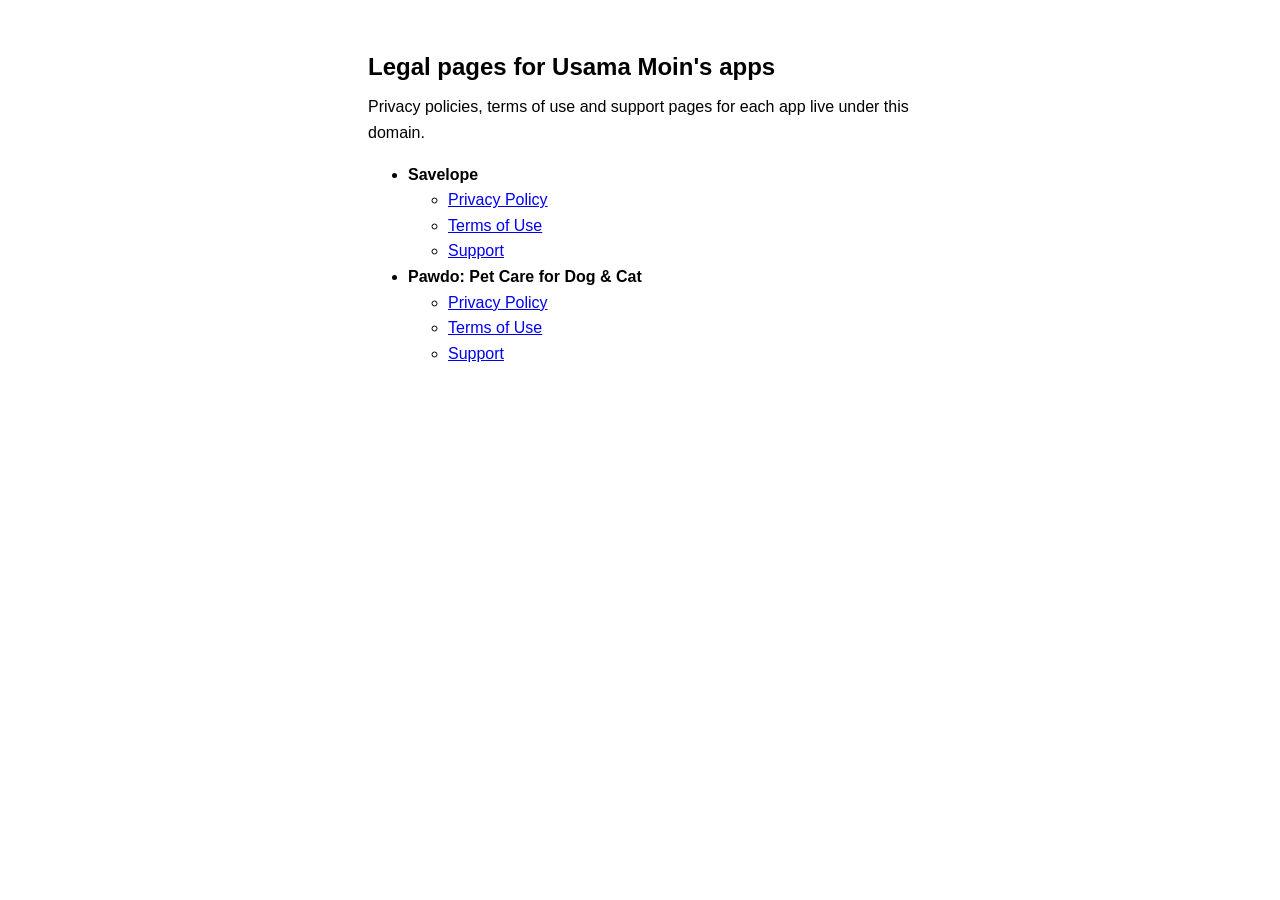
<file: index.html>
<!DOCTYPE html>
<html lang="en">
<head>
<meta charset="utf-8">
<meta name="viewport" content="width=device-width, initial-scale=1">
<title>Legal</title>
<style>
  :root { color-scheme: light dark; }
  body {
    font: 16px/1.6 -apple-system, BlinkMacSystemFont, "Segoe UI", Helvetica, Arial, sans-serif;
    margin: 0;
    padding: 3rem 1.25rem;
    display: flex;
    justify-content: center;
  }
  main { max-width: 34rem; }
  h1 { font-size: 1.5rem; font-weight: 600; margin: 0 0 .5rem; }
  p { margin: 0; }
</style>
</head>
<body>
<main>
  <h1>Legal pages for Usama Moin's apps</h1>
  <p>Privacy policies, terms of use and support pages for each app live under this domain.</p>
  <ul>
    <li><strong>Savelope</strong>
      <ul>
        <li><a href="savelope/privacy.html">Privacy Policy</a></li>
        <li><a href="savelope/terms.html">Terms of Use</a></li>
        <li><a href="savelope/support.html">Support</a></li>
      </ul>
    </li>
    <li><strong>Pawdo: Pet Care for Dog &amp; Cat</strong>
      <ul>
        <li><a href="pawdo/privacy.html">Privacy Policy</a></li>
        <li><a href="pawdo/terms.html">Terms of Use</a></li>
        <li><a href="pawdo/support.html">Support</a></li>
      </ul>
    </li>
  </ul>
</main>
</body>
</html>
</file>
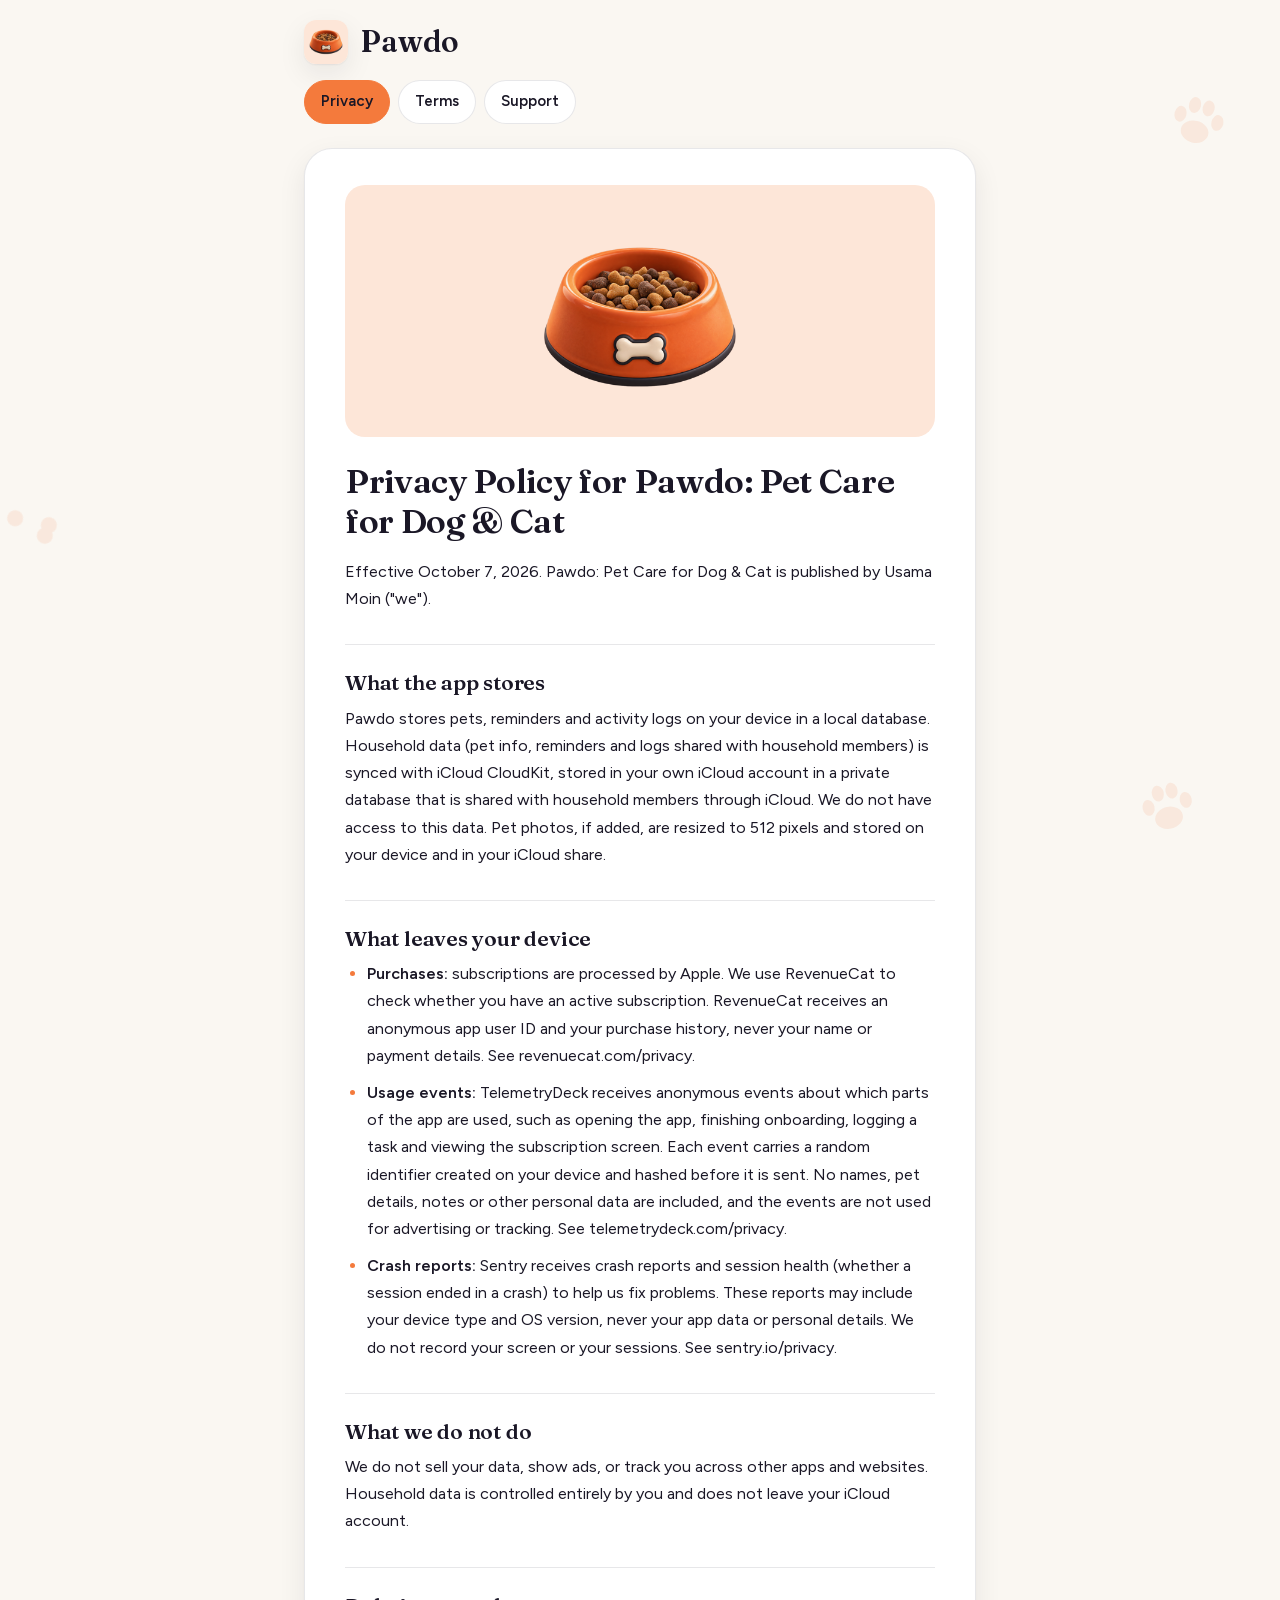
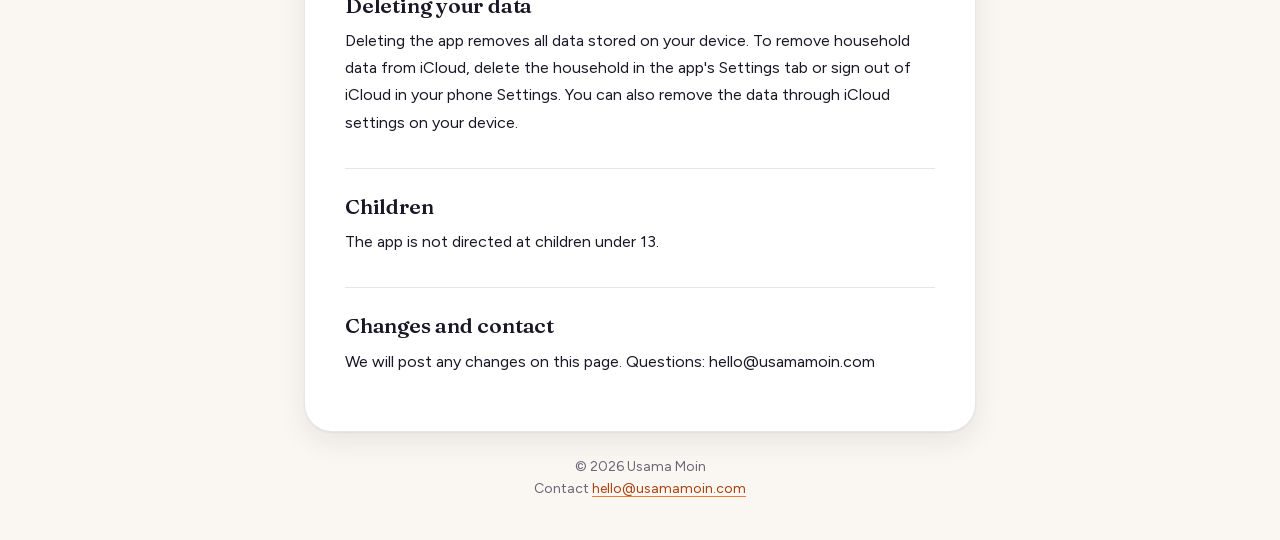
<file: pawdo/privacy.html>
<!doctype html>
<html lang="en"><head><meta charset="utf-8"><meta name="viewport" content="width=device-width, initial-scale=1">
<title>Privacy Policy · Pawdo: Pet Care for Dog &amp; Cat</title>
<link rel="stylesheet" href="../fonts/fonts.css">
<link rel="stylesheet" href="pawdo.css">
<link rel="icon" type="image/png" href="icon.png">
<link rel="apple-touch-icon" href="icon.png">
</head><body>
<div class="doodle" aria-hidden="true"><svg class="a" viewBox="0 0 64 64"><ellipse cx="32" cy="42" rx="14" ry="11"/><ellipse cx="14" cy="28" rx="6" ry="8"/><ellipse cx="26" cy="16" rx="6" ry="8"/><ellipse cx="40" cy="16" rx="6" ry="8"/><ellipse cx="52" cy="28" rx="6" ry="8"/></svg><svg class="b" viewBox="0 0 64 64"><path d="M14 22a8 8 0 1 1 8 8l20 12a8 8 0 1 1 8 8 8 8 0 1 1-8-8L22 30a8 8 0 0 1-8-8z" transform="translate(0,-4)"/></svg><svg class="c" viewBox="0 0 64 64"><ellipse cx="32" cy="42" rx="14" ry="11"/><ellipse cx="14" cy="28" rx="6" ry="8"/><ellipse cx="26" cy="16" rx="6" ry="8"/><ellipse cx="40" cy="16" rx="6" ry="8"/><ellipse cx="52" cy="28" rx="6" ry="8"/></svg></div>
<div class="wrap">
<header><a class="brand" href="privacy.html"><img src="icon.png" alt="" width="44" height="44"><span>Pawdo</span></a>
<nav aria-label="Pawdo pages"><a href="privacy.html" aria-current="page">Privacy</a><a href="terms.html">Terms</a><a href="support.html">Support</a></nav></header>
<main class="card">
<div class="stage" aria-hidden="true"><img src="hero.png" alt="" width="240" height="240"></div>

<h1>Privacy Policy for Pawdo: Pet Care for Dog &amp; Cat</h1>

<p>Effective October 7, 2026. Pawdo: Pet Care for Dog &amp; Cat is published by Usama Moin ("we").</p>

<h2>What the app stores</h2>

<p>Pawdo stores pets, reminders and activity logs on your device in a local database. Household data (pet info, reminders and logs shared with household members) is synced with iCloud CloudKit, stored in your own iCloud account in a private database that is shared with household members through iCloud. We do not have access to this data. Pet photos, if added, are resized to 512 pixels and stored on your device and in your iCloud share.</p>

<h2>What leaves your device</h2>

<ul>
<li><strong>Purchases:</strong> subscriptions are processed by Apple. We use RevenueCat to check whether you have an active subscription. RevenueCat receives an anonymous app user ID and your purchase history, never your name or payment details. See revenuecat.com/privacy.</li>
<li><strong>Usage events:</strong> TelemetryDeck receives anonymous events about which parts of the app are used, such as opening the app, finishing onboarding, logging a task and viewing the subscription screen. Each event carries a random identifier created on your device and hashed before it is sent. No names, pet details, notes or other personal data are included, and the events are not used for advertising or tracking. See telemetrydeck.com/privacy.</li>
<li><strong>Crash reports:</strong> Sentry receives crash reports and session health (whether a session ended in a crash) to help us fix problems. These reports may include your device type and OS version, never your app data or personal details. We do not record your screen or your sessions. See sentry.io/privacy.</li>
</ul>

<h2>What we do not do</h2>

<p>We do not sell your data, show ads, or track you across other apps and websites. Household data is controlled entirely by you and does not leave your iCloud account.</p>

<h2>Deleting your data</h2>

<p>Deleting the app removes all data stored on your device. To remove household data from iCloud, delete the household in the app's Settings tab or sign out of iCloud in your phone Settings. You can also remove the data through iCloud settings on your device.</p>

<h2>Children</h2>

<p>The app is not directed at children under 13.</p>

<h2>Changes and contact</h2>

<p>We will post any changes on this page. Questions: hello@usamamoin.com</p>
</main>
<footer>&copy; 2026 Usama Moin<br>Contact <a href="mailto:hello@usamamoin.com">hello@usamamoin.com</a></footer>
</div>
</body></html>
</file>
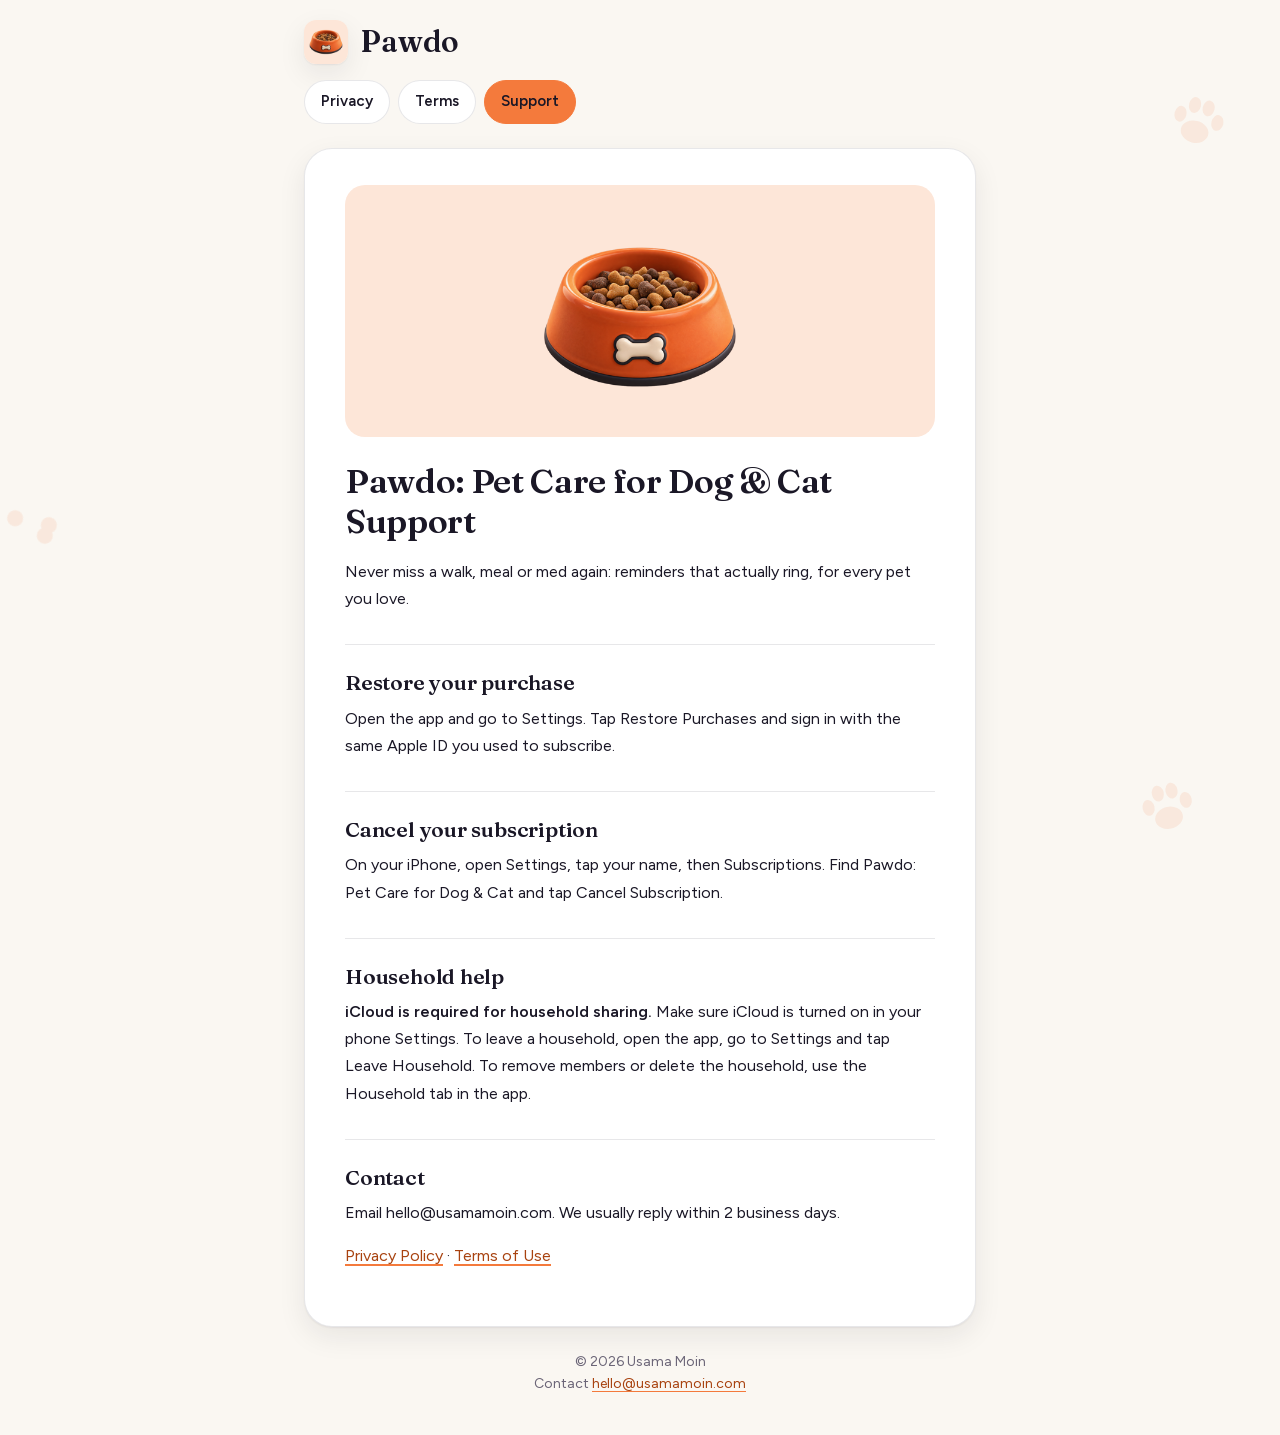
<file: pawdo/support.html>
<!doctype html>
<html lang="en"><head><meta charset="utf-8"><meta name="viewport" content="width=device-width, initial-scale=1">
<title>Support · Pawdo: Pet Care for Dog &amp; Cat</title>
<link rel="stylesheet" href="../fonts/fonts.css">
<link rel="stylesheet" href="pawdo.css">
<link rel="icon" type="image/png" href="icon.png">
<link rel="apple-touch-icon" href="icon.png">
</head><body>
<div class="doodle" aria-hidden="true"><svg class="a" viewBox="0 0 64 64"><ellipse cx="32" cy="42" rx="14" ry="11"/><ellipse cx="14" cy="28" rx="6" ry="8"/><ellipse cx="26" cy="16" rx="6" ry="8"/><ellipse cx="40" cy="16" rx="6" ry="8"/><ellipse cx="52" cy="28" rx="6" ry="8"/></svg><svg class="b" viewBox="0 0 64 64"><path d="M14 22a8 8 0 1 1 8 8l20 12a8 8 0 1 1 8 8 8 8 0 1 1-8-8L22 30a8 8 0 0 1-8-8z" transform="translate(0,-4)"/></svg><svg class="c" viewBox="0 0 64 64"><ellipse cx="32" cy="42" rx="14" ry="11"/><ellipse cx="14" cy="28" rx="6" ry="8"/><ellipse cx="26" cy="16" rx="6" ry="8"/><ellipse cx="40" cy="16" rx="6" ry="8"/><ellipse cx="52" cy="28" rx="6" ry="8"/></svg></div>
<div class="wrap">
<header><a class="brand" href="privacy.html"><img src="icon.png" alt="" width="44" height="44"><span>Pawdo</span></a>
<nav aria-label="Pawdo pages"><a href="privacy.html">Privacy</a><a href="terms.html">Terms</a><a href="support.html" aria-current="page">Support</a></nav></header>
<main class="card">
<div class="stage" aria-hidden="true"><img src="hero.png" alt="" width="240" height="240"></div>

<h1>Pawdo: Pet Care for Dog &amp; Cat Support</h1>

<p>Never miss a walk, meal or med again: reminders that actually ring, for every pet you love.</p>

<h2>Restore your purchase</h2>

<p>Open the app and go to Settings. Tap Restore Purchases and sign in with the same Apple ID you used to subscribe.</p>

<h2>Cancel your subscription</h2>

<p>On your iPhone, open Settings, tap your name, then Subscriptions. Find Pawdo: Pet Care for Dog &amp; Cat and tap Cancel Subscription.</p>

<h2>Household help</h2>

<p><strong>iCloud is required for household sharing.</strong> Make sure iCloud is turned on in your phone Settings. To leave a household, open the app, go to Settings and tap Leave Household. To remove members or delete the household, use the Household tab in the app.</p>

<h2>Contact</h2>

<p>Email hello@usamamoin.com. We usually reply within 2 business days.</p>

<p><a href="privacy.html">Privacy Policy</a> · <a href="terms.html">Terms of Use</a></p>
</main>
<footer>&copy; 2026 Usama Moin<br>Contact <a href="mailto:hello@usamamoin.com">hello@usamamoin.com</a></footer>
</div>
</body></html>
</file>
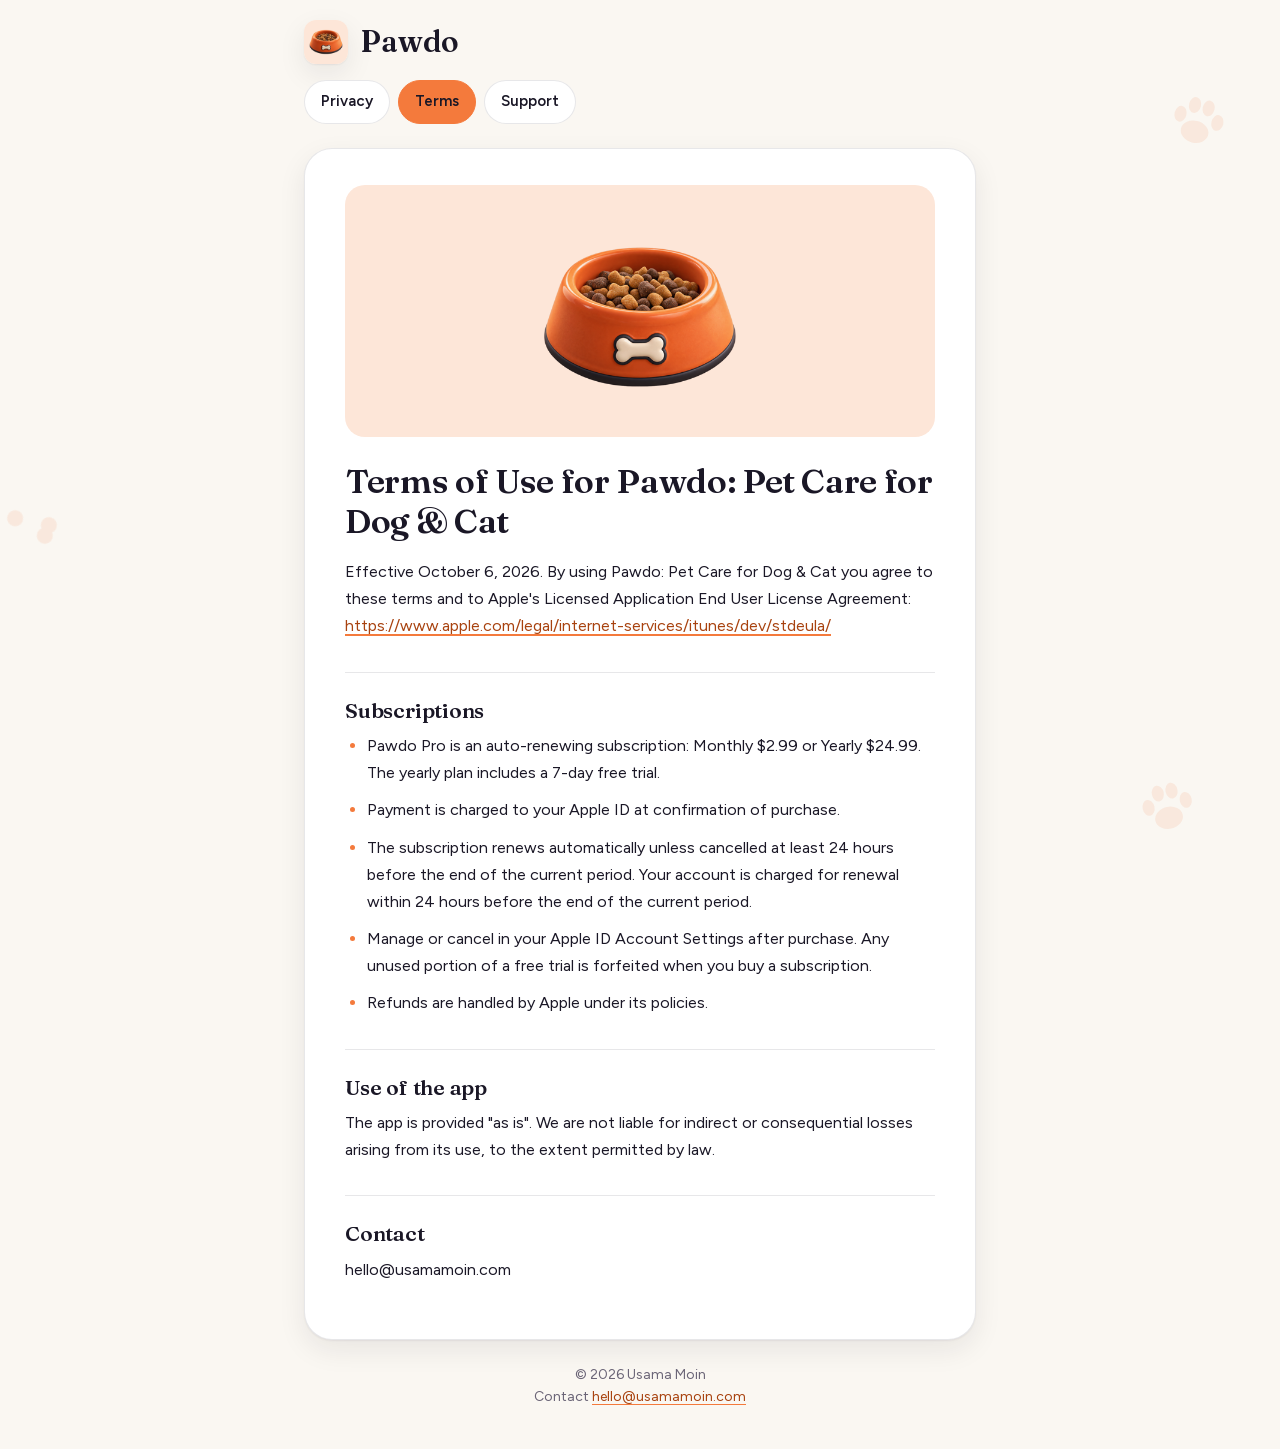
<file: pawdo/terms.html>
<!doctype html>
<html lang="en"><head><meta charset="utf-8"><meta name="viewport" content="width=device-width, initial-scale=1">
<title>Terms of Use · Pawdo: Pet Care for Dog &amp; Cat</title>
<link rel="stylesheet" href="../fonts/fonts.css">
<link rel="stylesheet" href="pawdo.css">
<link rel="icon" type="image/png" href="icon.png">
<link rel="apple-touch-icon" href="icon.png">
</head><body>
<div class="doodle" aria-hidden="true"><svg class="a" viewBox="0 0 64 64"><ellipse cx="32" cy="42" rx="14" ry="11"/><ellipse cx="14" cy="28" rx="6" ry="8"/><ellipse cx="26" cy="16" rx="6" ry="8"/><ellipse cx="40" cy="16" rx="6" ry="8"/><ellipse cx="52" cy="28" rx="6" ry="8"/></svg><svg class="b" viewBox="0 0 64 64"><path d="M14 22a8 8 0 1 1 8 8l20 12a8 8 0 1 1 8 8 8 8 0 1 1-8-8L22 30a8 8 0 0 1-8-8z" transform="translate(0,-4)"/></svg><svg class="c" viewBox="0 0 64 64"><ellipse cx="32" cy="42" rx="14" ry="11"/><ellipse cx="14" cy="28" rx="6" ry="8"/><ellipse cx="26" cy="16" rx="6" ry="8"/><ellipse cx="40" cy="16" rx="6" ry="8"/><ellipse cx="52" cy="28" rx="6" ry="8"/></svg></div>
<div class="wrap">
<header><a class="brand" href="privacy.html"><img src="icon.png" alt="" width="44" height="44"><span>Pawdo</span></a>
<nav aria-label="Pawdo pages"><a href="privacy.html">Privacy</a><a href="terms.html" aria-current="page">Terms</a><a href="support.html">Support</a></nav></header>
<main class="card">
<div class="stage" aria-hidden="true"><img src="hero.png" alt="" width="240" height="240"></div>

<h1>Terms of Use for Pawdo: Pet Care for Dog &amp; Cat</h1>

<p>Effective October 6, 2026. By using Pawdo: Pet Care for Dog &amp; Cat you agree to these terms and to Apple's Licensed Application End User License Agreement: <a href="https://www.apple.com/legal/internet-services/itunes/dev/stdeula/">https://www.apple.com/legal/internet-services/itunes/dev/stdeula/</a></p>

<h2>Subscriptions</h2>

<ul>
<li>Pawdo Pro is an auto-renewing subscription: Monthly $2.99 or Yearly $24.99. The yearly plan includes a 7-day free trial.</li>
<li>Payment is charged to your Apple ID at confirmation of purchase.</li>
<li>The subscription renews automatically unless cancelled at least 24 hours before the end of the current period. Your account is charged for renewal within 24 hours before the end of the current period.</li>
<li>Manage or cancel in your Apple ID Account Settings after purchase. Any unused portion of a free trial is forfeited when you buy a subscription.</li>
<li>Refunds are handled by Apple under its policies.</li>
</ul>

<h2>Use of the app</h2>

<p>The app is provided "as is". We are not liable for indirect or consequential losses arising from its use, to the extent permitted by law.</p>

<h2>Contact</h2>

<p>hello@usamamoin.com</p>
</main>
<footer>&copy; 2026 Usama Moin<br>Contact <a href="mailto:hello@usamamoin.com">hello@usamamoin.com</a></footer>
</div>
</body></html>
</file>
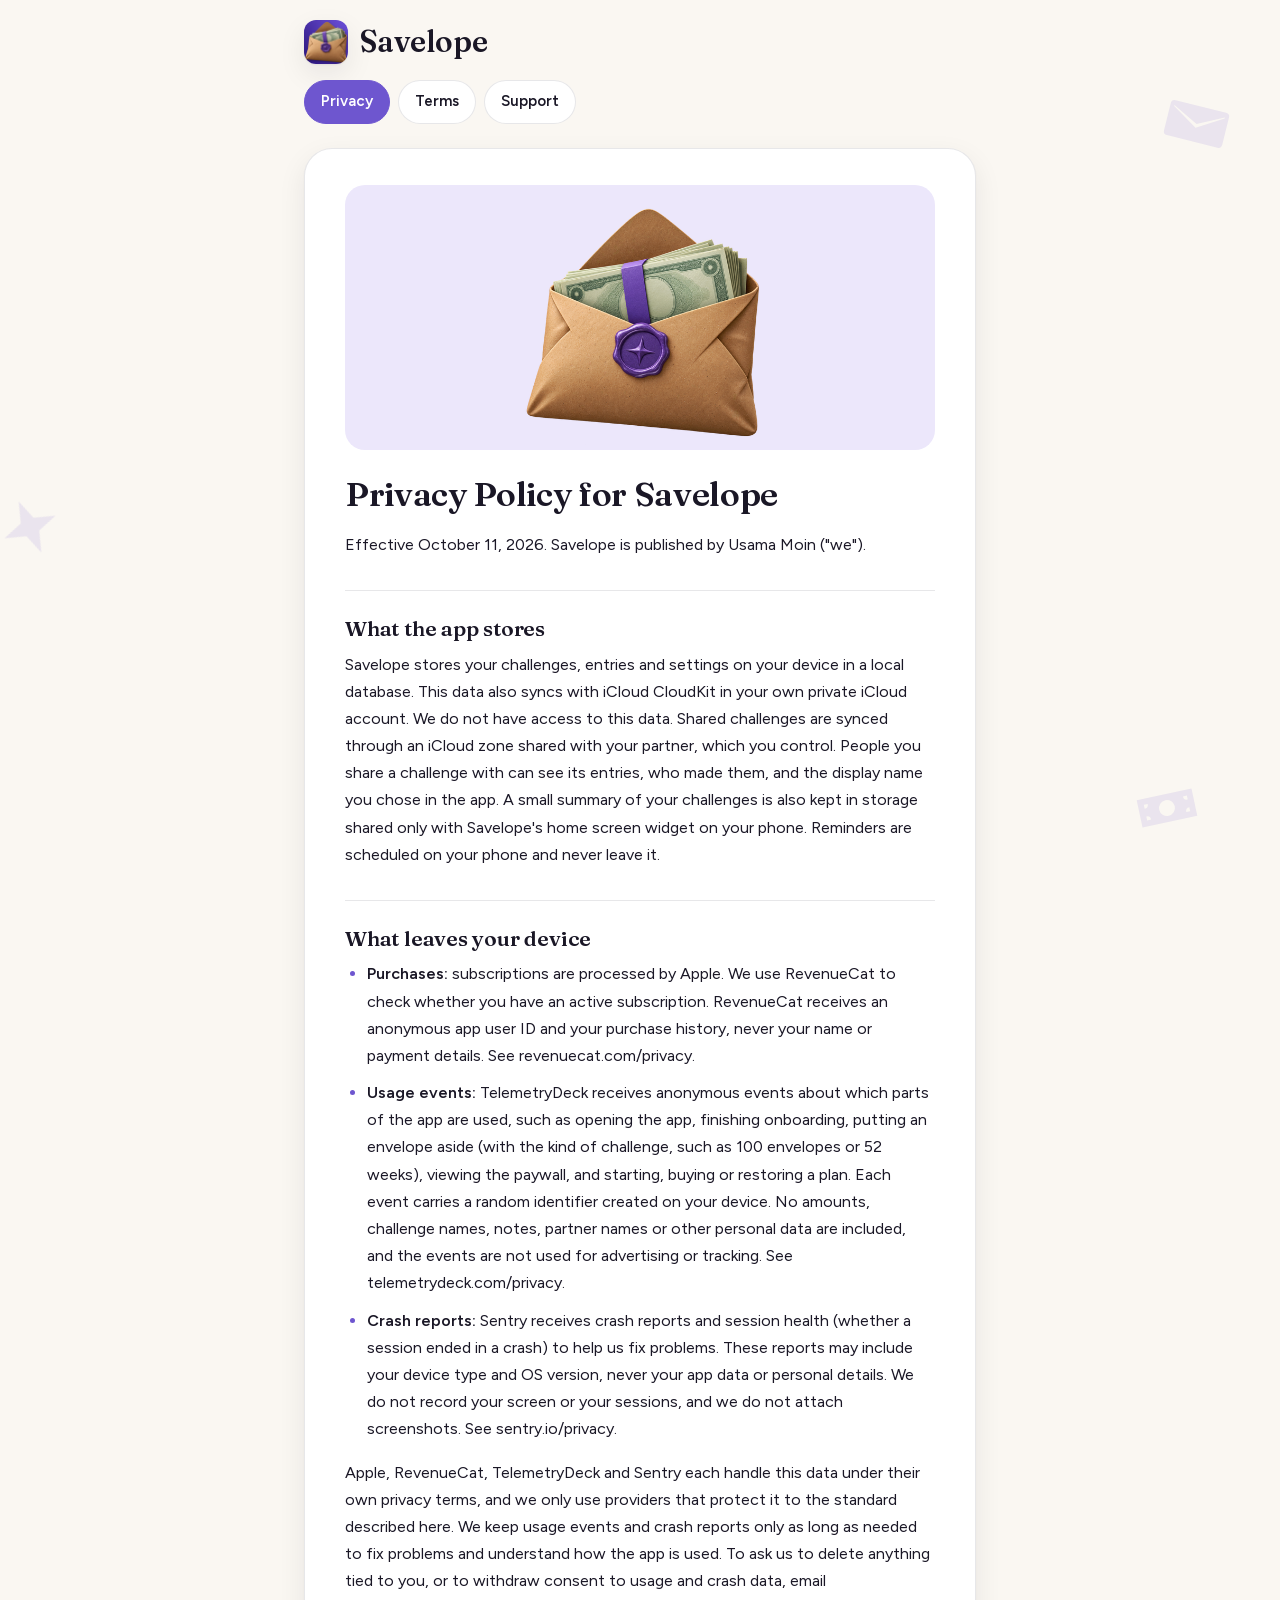
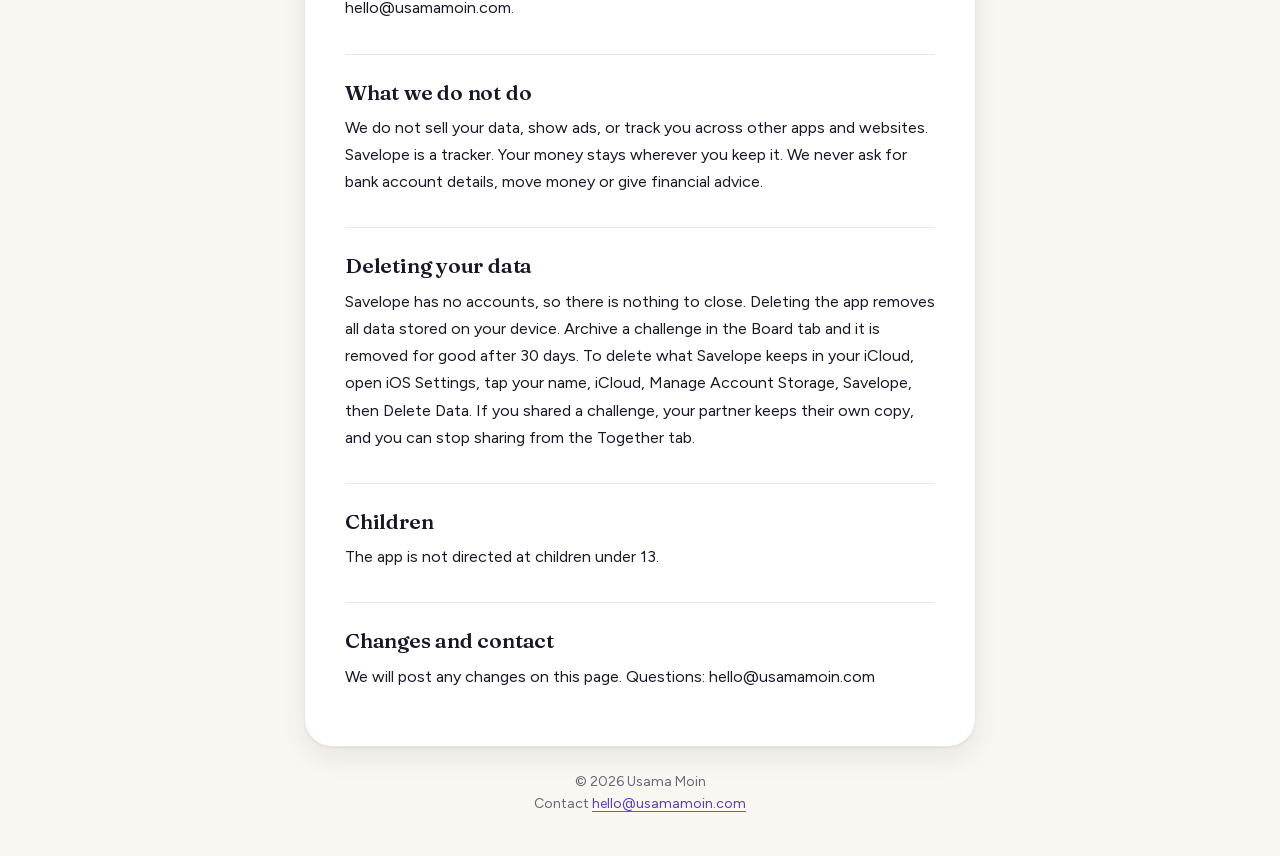
<file: savelope/privacy.html>
<!doctype html>
<html lang="en"><head><meta charset="utf-8"><meta name="viewport" content="width=device-width, initial-scale=1">
<title>Privacy Policy · Savelope</title>
<link rel="stylesheet" href="../fonts/fonts.css">
<link rel="stylesheet" href="savelope.css">
<link rel="icon" type="image/png" href="icon.png">
<link rel="apple-touch-icon" href="icon.png">
</head><body>
<div class="doodle" aria-hidden="true"><svg class="a" viewBox="0 0 64 64"><path d="M6 16h52a4 4 0 0 1 4 4v28a4 4 0 0 1-4 4H6a4 4 0 0 1-4-4V20a4 4 0 0 1 4-4zm0 5v1l26 16 26-16v-1L32 34z" fill-rule="evenodd"/></svg><svg class="b" viewBox="0 0 64 64"><path d="M32 4l7 21 21 7-21 7-7 21-7-21-21-7 21-7z"/></svg><svg class="c" viewBox="0 0 64 64"><path d="M4 18h56v28H4zm28 6a8 8 0 1 0 0 16 8 8 0 0 0 0-16zM10 24v4a4 4 0 0 0 4-4zm40 0a4 4 0 0 0 4 4v-4zM10 40h4a4 4 0 0 0-4-4zm44 0v-4a4 4 0 0 0-4 4z" fill-rule="evenodd"/></svg></div>
<div class="wrap">
<header><a class="brand" href="privacy.html"><img src="icon.png" alt="" width="44" height="44"><span>Savelope</span></a>
<nav aria-label="Savelope pages"><a href="privacy.html" aria-current="page">Privacy</a><a href="terms.html">Terms</a><a href="support.html">Support</a></nav></header>
<main class="card">
<div class="stage" aria-hidden="true"><img src="hero.png" alt="" width="227" height="240"></div>

<h1>Privacy Policy for Savelope</h1>

<p>Effective October 11, 2026. Savelope is published by Usama Moin ("we").</p>

<h2>What the app stores</h2>

<p>Savelope stores your challenges, entries and settings on your device in a local database. This data also syncs with iCloud CloudKit in your own private iCloud account. We do not have access to this data. Shared challenges are synced through an iCloud zone shared with your partner, which you control. People you share a challenge with can see its entries, who made them, and the display name you chose in the app. A small summary of your challenges is also kept in storage shared only with Savelope's home screen widget on your phone. Reminders are scheduled on your phone and never leave it.</p>

<h2>What leaves your device</h2>

<ul>
<li><strong>Purchases:</strong> subscriptions are processed by Apple. We use RevenueCat to check whether you have an active subscription. RevenueCat receives an anonymous app user ID and your purchase history, never your name or payment details. See revenuecat.com/privacy.</li>
<li><strong>Usage events:</strong> TelemetryDeck receives anonymous events about which parts of the app are used, such as opening the app, finishing onboarding, putting an envelope aside (with the kind of challenge, such as 100 envelopes or 52 weeks), viewing the paywall, and starting, buying or restoring a plan. Each event carries a random identifier created on your device. No amounts, challenge names, notes, partner names or other personal data are included, and the events are not used for advertising or tracking. See telemetrydeck.com/privacy.</li>
<li><strong>Crash reports:</strong> Sentry receives crash reports and session health (whether a session ended in a crash) to help us fix problems. These reports may include your device type and OS version, never your app data or personal details. We do not record your screen or your sessions, and we do not attach screenshots. See sentry.io/privacy.</li>
</ul>

<p>Apple, RevenueCat, TelemetryDeck and Sentry each handle this data under their own privacy terms, and we only use providers that protect it to the standard described here. We keep usage events and crash reports only as long as needed to fix problems and understand how the app is used. To ask us to delete anything tied to you, or to withdraw consent to usage and crash data, email hello@usamamoin.com.</p>

<h2>What we do not do</h2>

<p>We do not sell your data, show ads, or track you across other apps and websites. Savelope is a tracker. Your money stays wherever you keep it. We never ask for bank account details, move money or give financial advice.</p>

<h2>Deleting your data</h2>

<p>Savelope has no accounts, so there is nothing to close. Deleting the app removes all data stored on your device. Archive a challenge in the Board tab and it is removed for good after 30 days. To delete what Savelope keeps in your iCloud, open iOS Settings, tap your name, iCloud, Manage Account Storage, Savelope, then Delete Data. If you shared a challenge, your partner keeps their own copy, and you can stop sharing from the Together tab.</p>

<h2>Children</h2>

<p>The app is not directed at children under 13.</p>

<h2>Changes and contact</h2>

<p>We will post any changes on this page. Questions: hello@usamamoin.com</p>
</main>
<footer>&copy; 2026 Usama Moin<br>Contact <a href="mailto:hello@usamamoin.com">hello@usamamoin.com</a></footer>
</div>
</body></html>
</file>
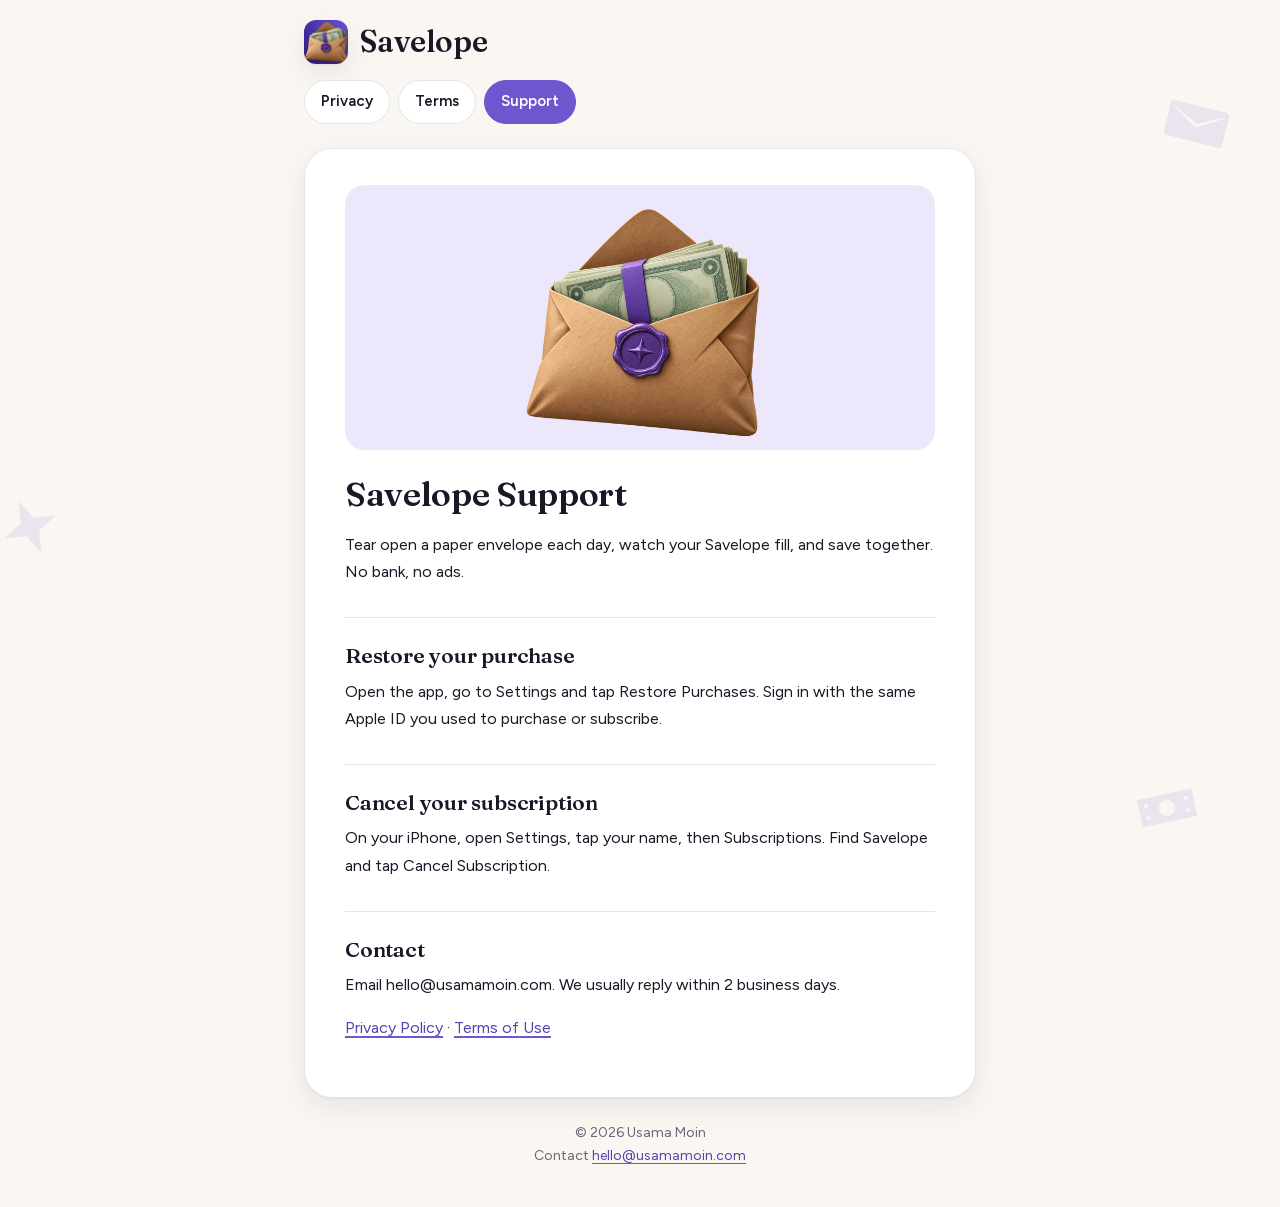
<file: savelope/support.html>
<!doctype html>
<html lang="en"><head><meta charset="utf-8"><meta name="viewport" content="width=device-width, initial-scale=1">
<title>Support · Savelope</title>
<link rel="stylesheet" href="../fonts/fonts.css">
<link rel="stylesheet" href="savelope.css">
<link rel="icon" type="image/png" href="icon.png">
<link rel="apple-touch-icon" href="icon.png">
</head><body>
<div class="doodle" aria-hidden="true"><svg class="a" viewBox="0 0 64 64"><path d="M6 16h52a4 4 0 0 1 4 4v28a4 4 0 0 1-4 4H6a4 4 0 0 1-4-4V20a4 4 0 0 1 4-4zm0 5v1l26 16 26-16v-1L32 34z" fill-rule="evenodd"/></svg><svg class="b" viewBox="0 0 64 64"><path d="M32 4l7 21 21 7-21 7-7 21-7-21-21-7 21-7z"/></svg><svg class="c" viewBox="0 0 64 64"><path d="M4 18h56v28H4zm28 6a8 8 0 1 0 0 16 8 8 0 0 0 0-16zM10 24v4a4 4 0 0 0 4-4zm40 0a4 4 0 0 0 4 4v-4zM10 40h4a4 4 0 0 0-4-4zm44 0v-4a4 4 0 0 0-4 4z" fill-rule="evenodd"/></svg></div>
<div class="wrap">
<header><a class="brand" href="privacy.html"><img src="icon.png" alt="" width="44" height="44"><span>Savelope</span></a>
<nav aria-label="Savelope pages"><a href="privacy.html">Privacy</a><a href="terms.html">Terms</a><a href="support.html" aria-current="page">Support</a></nav></header>
<main class="card">
<div class="stage" aria-hidden="true"><img src="hero.png" alt="" width="227" height="240"></div>

<h1>Savelope Support</h1>

<p>Tear open a paper envelope each day, watch your Savelope fill, and save together. No bank, no ads.</p>

<h2>Restore your purchase</h2>

<p>Open the app, go to Settings and tap Restore Purchases. Sign in with the same Apple ID you used to purchase or subscribe.</p>

<h2>Cancel your subscription</h2>

<p>On your iPhone, open Settings, tap your name, then Subscriptions. Find Savelope and tap Cancel Subscription.</p>

<h2>Contact</h2>

<p>Email hello@usamamoin.com. We usually reply within 2 business days.</p>

<p><a href="privacy.html">Privacy Policy</a> · <a href="terms.html">Terms of Use</a></p>
</main>
<footer>&copy; 2026 Usama Moin<br>Contact <a href="mailto:hello@usamamoin.com">hello@usamamoin.com</a></footer>
</div>
</body></html>
</file>
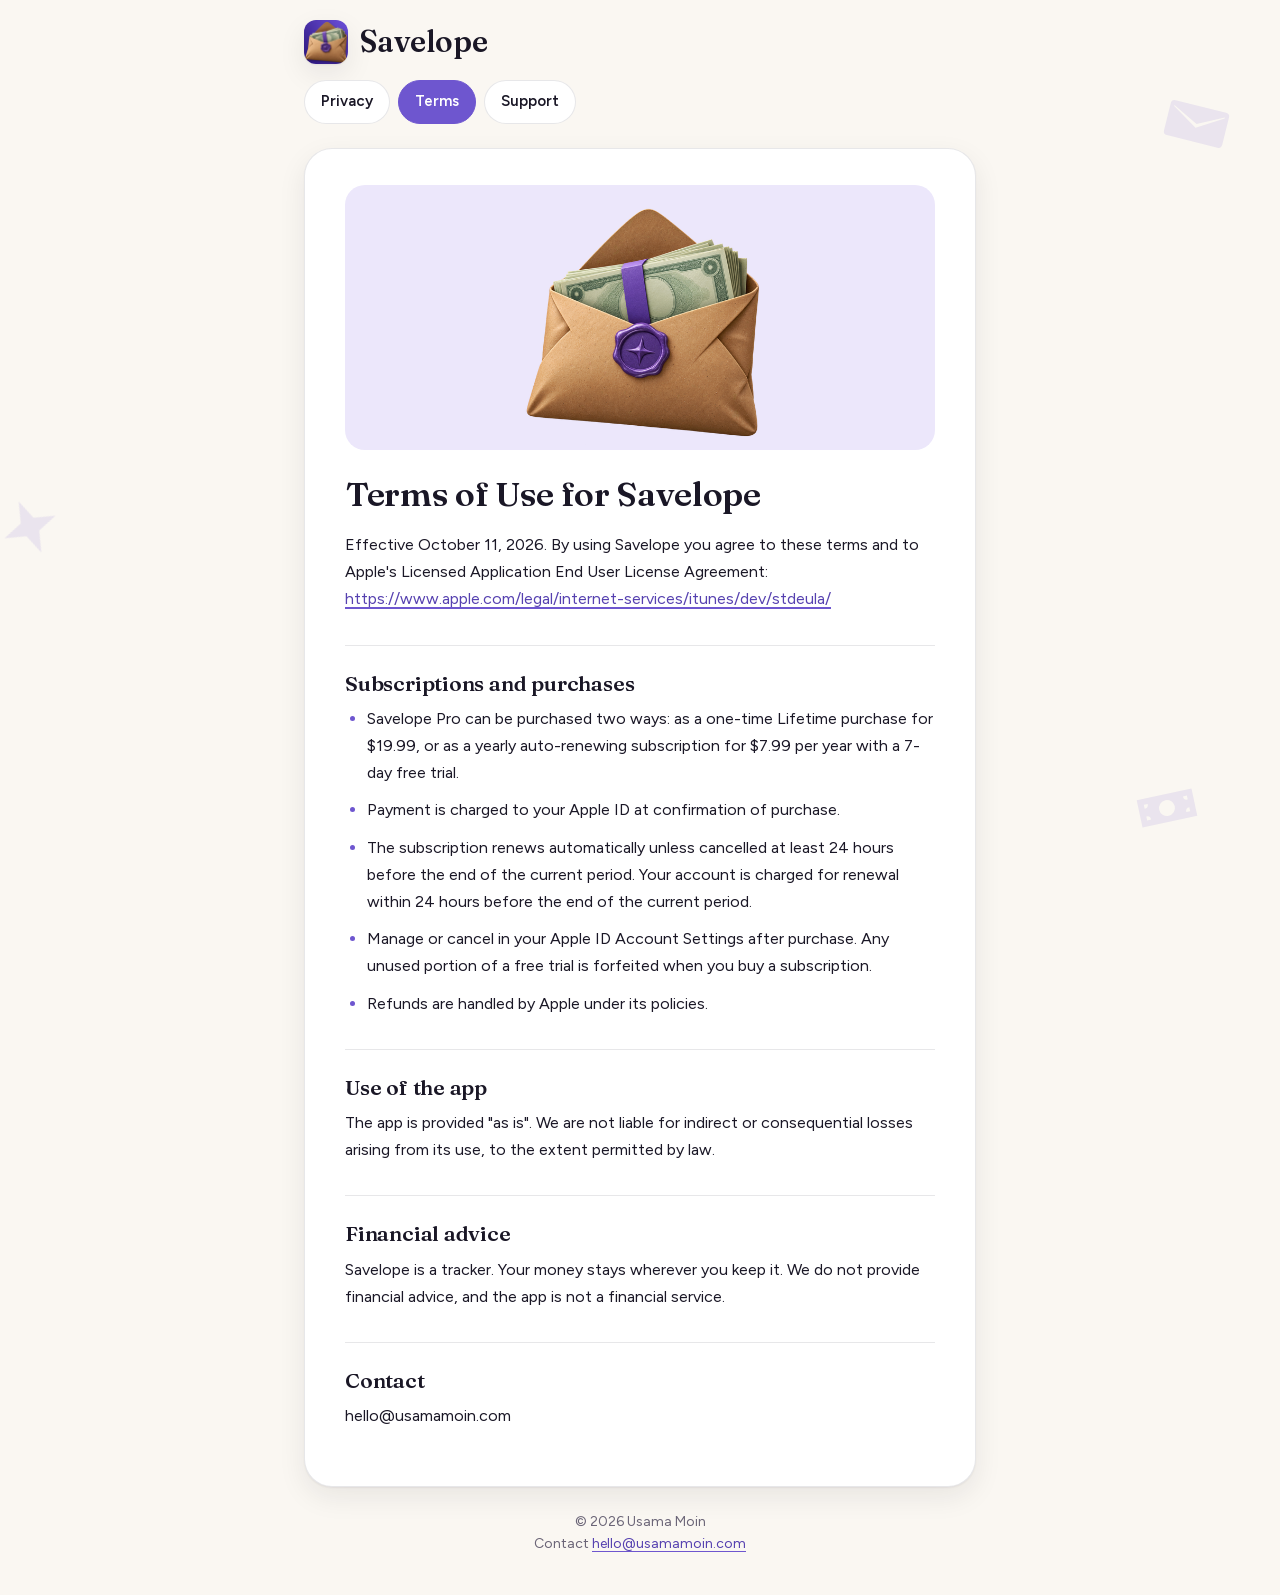
<file: savelope/terms.html>
<!doctype html>
<html lang="en"><head><meta charset="utf-8"><meta name="viewport" content="width=device-width, initial-scale=1">
<title>Terms of Use · Savelope</title>
<link rel="stylesheet" href="../fonts/fonts.css">
<link rel="stylesheet" href="savelope.css">
<link rel="icon" type="image/png" href="icon.png">
<link rel="apple-touch-icon" href="icon.png">
</head><body>
<div class="doodle" aria-hidden="true"><svg class="a" viewBox="0 0 64 64"><path d="M6 16h52a4 4 0 0 1 4 4v28a4 4 0 0 1-4 4H6a4 4 0 0 1-4-4V20a4 4 0 0 1 4-4zm0 5v1l26 16 26-16v-1L32 34z" fill-rule="evenodd"/></svg><svg class="b" viewBox="0 0 64 64"><path d="M32 4l7 21 21 7-21 7-7 21-7-21-21-7 21-7z"/></svg><svg class="c" viewBox="0 0 64 64"><path d="M4 18h56v28H4zm28 6a8 8 0 1 0 0 16 8 8 0 0 0 0-16zM10 24v4a4 4 0 0 0 4-4zm40 0a4 4 0 0 0 4 4v-4zM10 40h4a4 4 0 0 0-4-4zm44 0v-4a4 4 0 0 0-4 4z" fill-rule="evenodd"/></svg></div>
<div class="wrap">
<header><a class="brand" href="privacy.html"><img src="icon.png" alt="" width="44" height="44"><span>Savelope</span></a>
<nav aria-label="Savelope pages"><a href="privacy.html">Privacy</a><a href="terms.html" aria-current="page">Terms</a><a href="support.html">Support</a></nav></header>
<main class="card">
<div class="stage" aria-hidden="true"><img src="hero.png" alt="" width="227" height="240"></div>

<h1>Terms of Use for Savelope</h1>

<p>Effective October 11, 2026. By using Savelope you agree to these terms and to Apple's Licensed Application End User License Agreement: <a href="https://www.apple.com/legal/internet-services/itunes/dev/stdeula/">https://www.apple.com/legal/internet-services/itunes/dev/stdeula/</a></p>

<h2>Subscriptions and purchases</h2>

<ul>
<li>Savelope Pro can be purchased two ways: as a one-time Lifetime purchase for $19.99, or as a yearly auto-renewing subscription for $7.99 per year with a 7-day free trial.</li>
<li>Payment is charged to your Apple ID at confirmation of purchase.</li>
<li>The subscription renews automatically unless cancelled at least 24 hours before the end of the current period. Your account is charged for renewal within 24 hours before the end of the current period.</li>
<li>Manage or cancel in your Apple ID Account Settings after purchase. Any unused portion of a free trial is forfeited when you buy a subscription.</li>
<li>Refunds are handled by Apple under its policies.</li>
</ul>

<h2>Use of the app</h2>

<p>The app is provided "as is". We are not liable for indirect or consequential losses arising from its use, to the extent permitted by law.</p>

<h2>Financial advice</h2>

<p>Savelope is a tracker. Your money stays wherever you keep it. We do not provide financial advice, and the app is not a financial service.</p>

<h2>Contact</h2>

<p>hello@usamamoin.com</p>
</main>
<footer>&copy; 2026 Usama Moin<br>Contact <a href="mailto:hello@usamamoin.com">hello@usamamoin.com</a></footer>
</div>
</body></html>
</file>
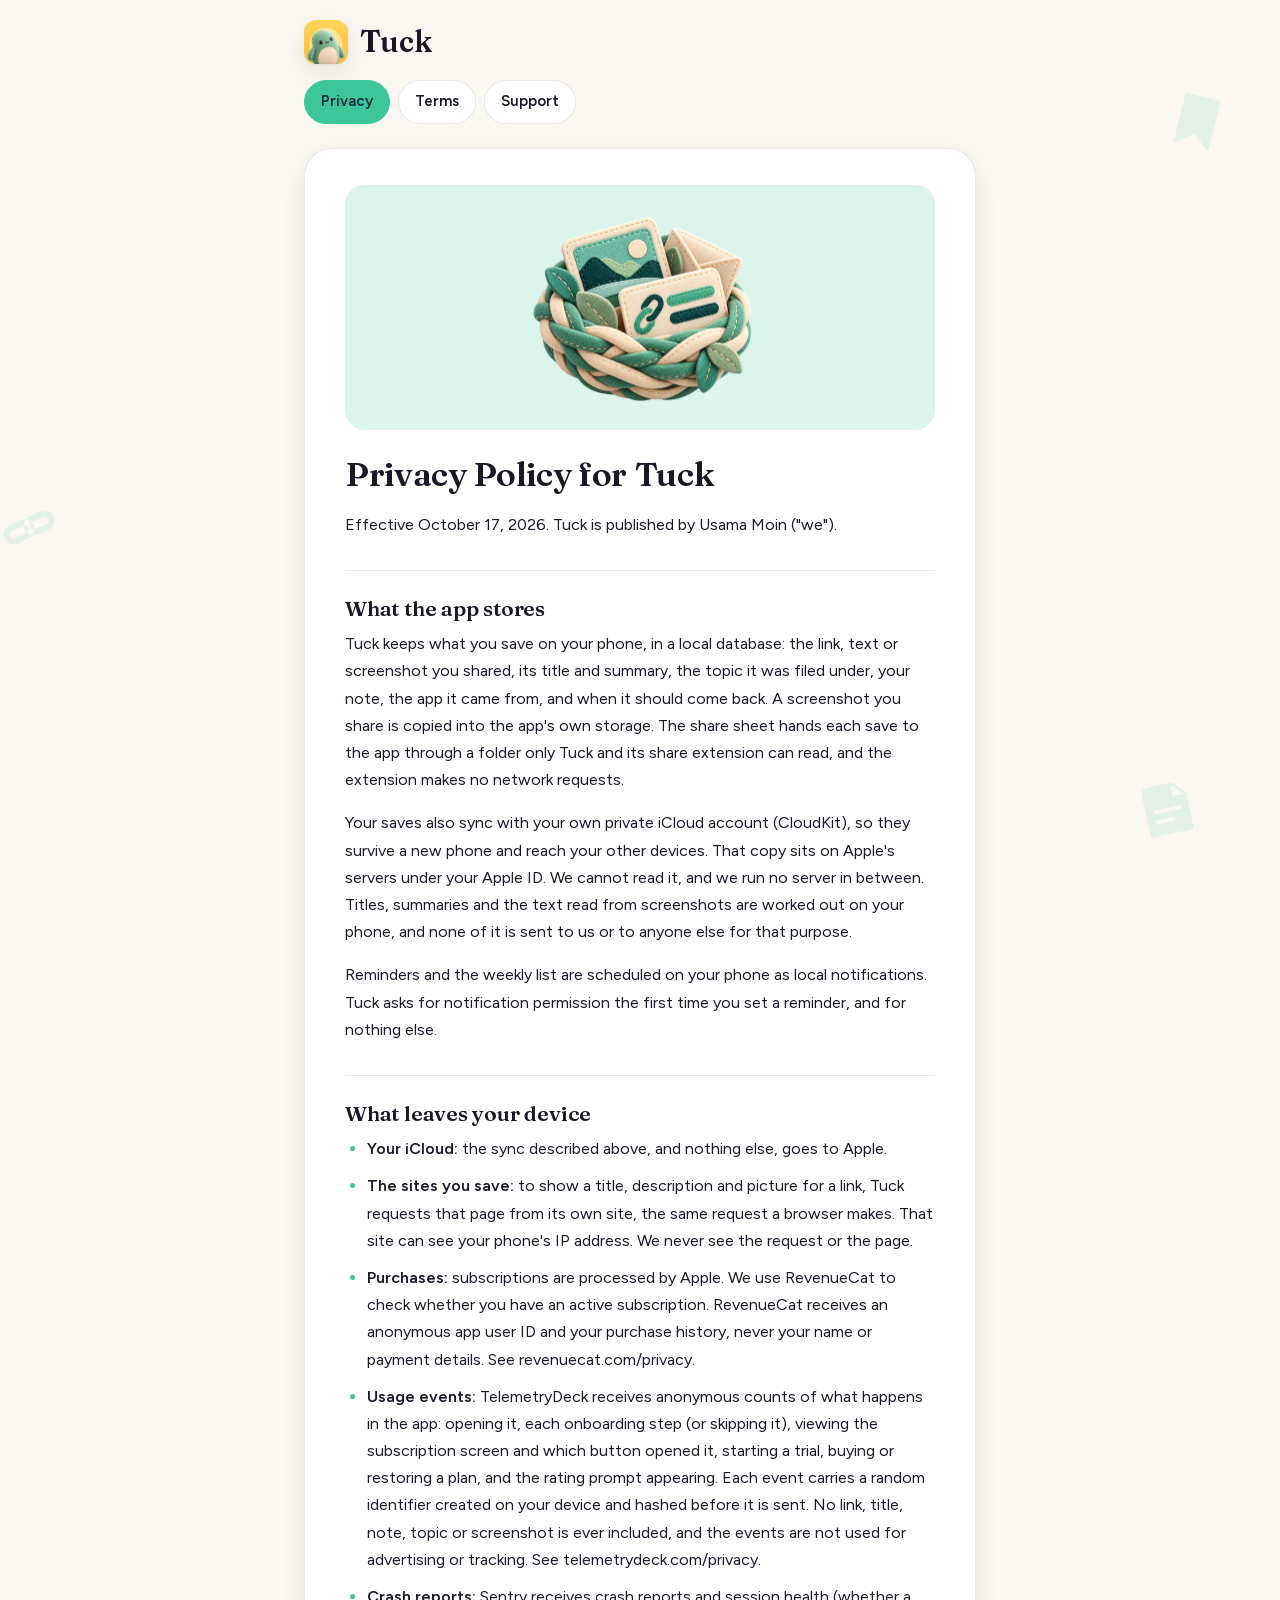
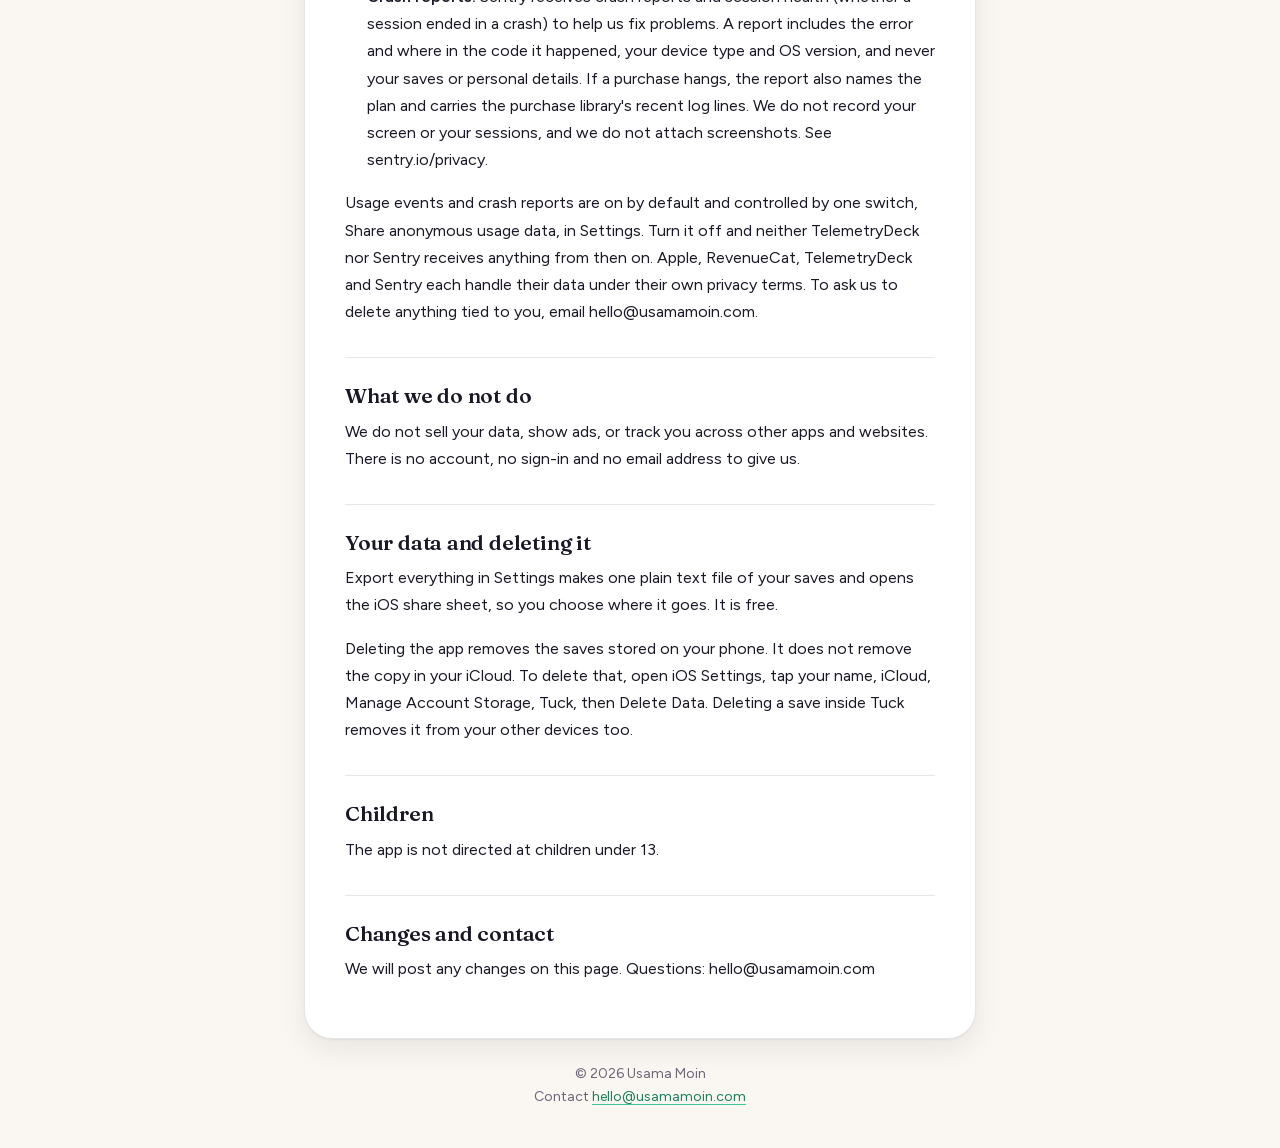
<file: tuck/privacy.html>
<!doctype html>
<html lang="en"><head><meta charset="utf-8"><meta name="viewport" content="width=device-width, initial-scale=1">
<title>Privacy Policy · Tuck</title>
<link rel="stylesheet" href="../fonts/fonts.css">
<link rel="stylesheet" href="tuck.css">
<link rel="icon" type="image/png" href="icon.png">
<link rel="apple-touch-icon" href="icon.png">
</head><body>
<div class="doodle" aria-hidden="true"><svg class="a" viewBox="0 0 64 64"><path d="M16 6h32a2 2 0 0 1 2 2v50L32 44 14 58V8a2 2 0 0 1 2-2z"/></svg><svg class="b" viewBox="0 0 64 64"><path fill-rule="evenodd" d="M14 22h12a10 10 0 0 1 0 20H14a10 10 0 0 1 0-20zm0 6a4 4 0 0 0 0 8h12a4 4 0 0 0 0-8zM36 22h12a10 10 0 0 1 0 20H36a10 10 0 0 1 0-20zm0 6a4 4 0 0 0 0 8h12a4 4 0 0 0 0-8z"/></svg><svg class="c" viewBox="0 0 64 64"><path fill-rule="evenodd" d="M12 8h30l12 12v36a2 2 0 0 1-2 2H12a2 2 0 0 1-2-2V10a2 2 0 0 1 2-2zm28 2v12h12zM18 32h28v4H18zm0 10h20v4H18z"/></svg></div>
<div class="wrap">
<header><a class="brand" href="privacy.html"><img src="icon.png" alt="" width="44" height="44"><span>Tuck</span></a>
<nav aria-label="Tuck pages"><a href="privacy.html" aria-current="page">Privacy</a><a href="terms.html">Terms</a><a href="support.html">Support</a></nav></header>
<main class="card">
<div class="stage" aria-hidden="true"><img src="hero.png" alt="" width="240" height="233"></div>

<title>Privacy Policy · Tuck</title>
<h1>Privacy Policy for Tuck</h1>

<p>Effective October 17, 2026. Tuck is published by Usama Moin ("we").</p>

<h2>What the app stores</h2>

<p>Tuck keeps what you save on your phone, in a local database: the link, text or screenshot you shared, its title and summary, the topic it was filed under, your note, the app it came from, and when it should come back. A screenshot you share is copied into the app's own storage. The share sheet hands each save to the app through a folder only Tuck and its share extension can read, and the extension makes no network requests.</p>

<p>Your saves also sync with your own private iCloud account (CloudKit), so they survive a new phone and reach your other devices. That copy sits on Apple's servers under your Apple ID. We cannot read it, and we run no server in between. Titles, summaries and the text read from screenshots are worked out on your phone, and none of it is sent to us or to anyone else for that purpose.</p>

<p>Reminders and the weekly list are scheduled on your phone as local notifications. Tuck asks for notification permission the first time you set a reminder, and for nothing else.</p>

<h2>What leaves your device</h2>

<ul>
<li><strong>Your iCloud:</strong> the sync described above, and nothing else, goes to Apple.</li>
<li><strong>The sites you save:</strong> to show a title, description and picture for a link, Tuck requests that page from its own site, the same request a browser makes. That site can see your phone's IP address. We never see the request or the page.</li>
<li><strong>Purchases:</strong> subscriptions are processed by Apple. We use RevenueCat to check whether you have an active subscription. RevenueCat receives an anonymous app user ID and your purchase history, never your name or payment details. See revenuecat.com/privacy.</li>
<li><strong>Usage events:</strong> TelemetryDeck receives anonymous counts of what happens in the app: opening it, each onboarding step (or skipping it), viewing the subscription screen and which button opened it, starting a trial, buying or restoring a plan, and the rating prompt appearing. Each event carries a random identifier created on your device and hashed before it is sent. No link, title, note, topic or screenshot is ever included, and the events are not used for advertising or tracking. See telemetrydeck.com/privacy.</li>
<li><strong>Crash reports:</strong> Sentry receives crash reports and session health (whether a session ended in a crash) to help us fix problems. A report includes the error and where in the code it happened, your device type and OS version, and never your saves or personal details. If a purchase hangs, the report also names the plan and carries the purchase library's recent log lines. We do not record your screen or your sessions, and we do not attach screenshots. See sentry.io/privacy.</li>
</ul>

<p>Usage events and crash reports are on by default and controlled by one switch, Share anonymous usage data, in Settings. Turn it off and neither TelemetryDeck nor Sentry receives anything from then on. Apple, RevenueCat, TelemetryDeck and Sentry each handle their data under their own privacy terms. To ask us to delete anything tied to you, email hello@usamamoin.com.</p>

<h2>What we do not do</h2>

<p>We do not sell your data, show ads, or track you across other apps and websites. There is no account, no sign-in and no email address to give us.</p>

<h2>Your data and deleting it</h2>

<p>Export everything in Settings makes one plain text file of your saves and opens the iOS share sheet, so you choose where it goes. It is free.</p>

<p>Deleting the app removes the saves stored on your phone. It does not remove the copy in your iCloud. To delete that, open iOS Settings, tap your name, iCloud, Manage Account Storage, Tuck, then Delete Data. Deleting a save inside Tuck removes it from your other devices too.</p>

<h2>Children</h2>

<p>The app is not directed at children under 13.</p>

<h2>Changes and contact</h2>

<p>We will post any changes on this page. Questions: hello@usamamoin.com</p>
</main>
<footer>&copy; 2026 Usama Moin<br>Contact <a href="mailto:hello@usamamoin.com">hello@usamamoin.com</a></footer>
</div>
</body></html>
</file>
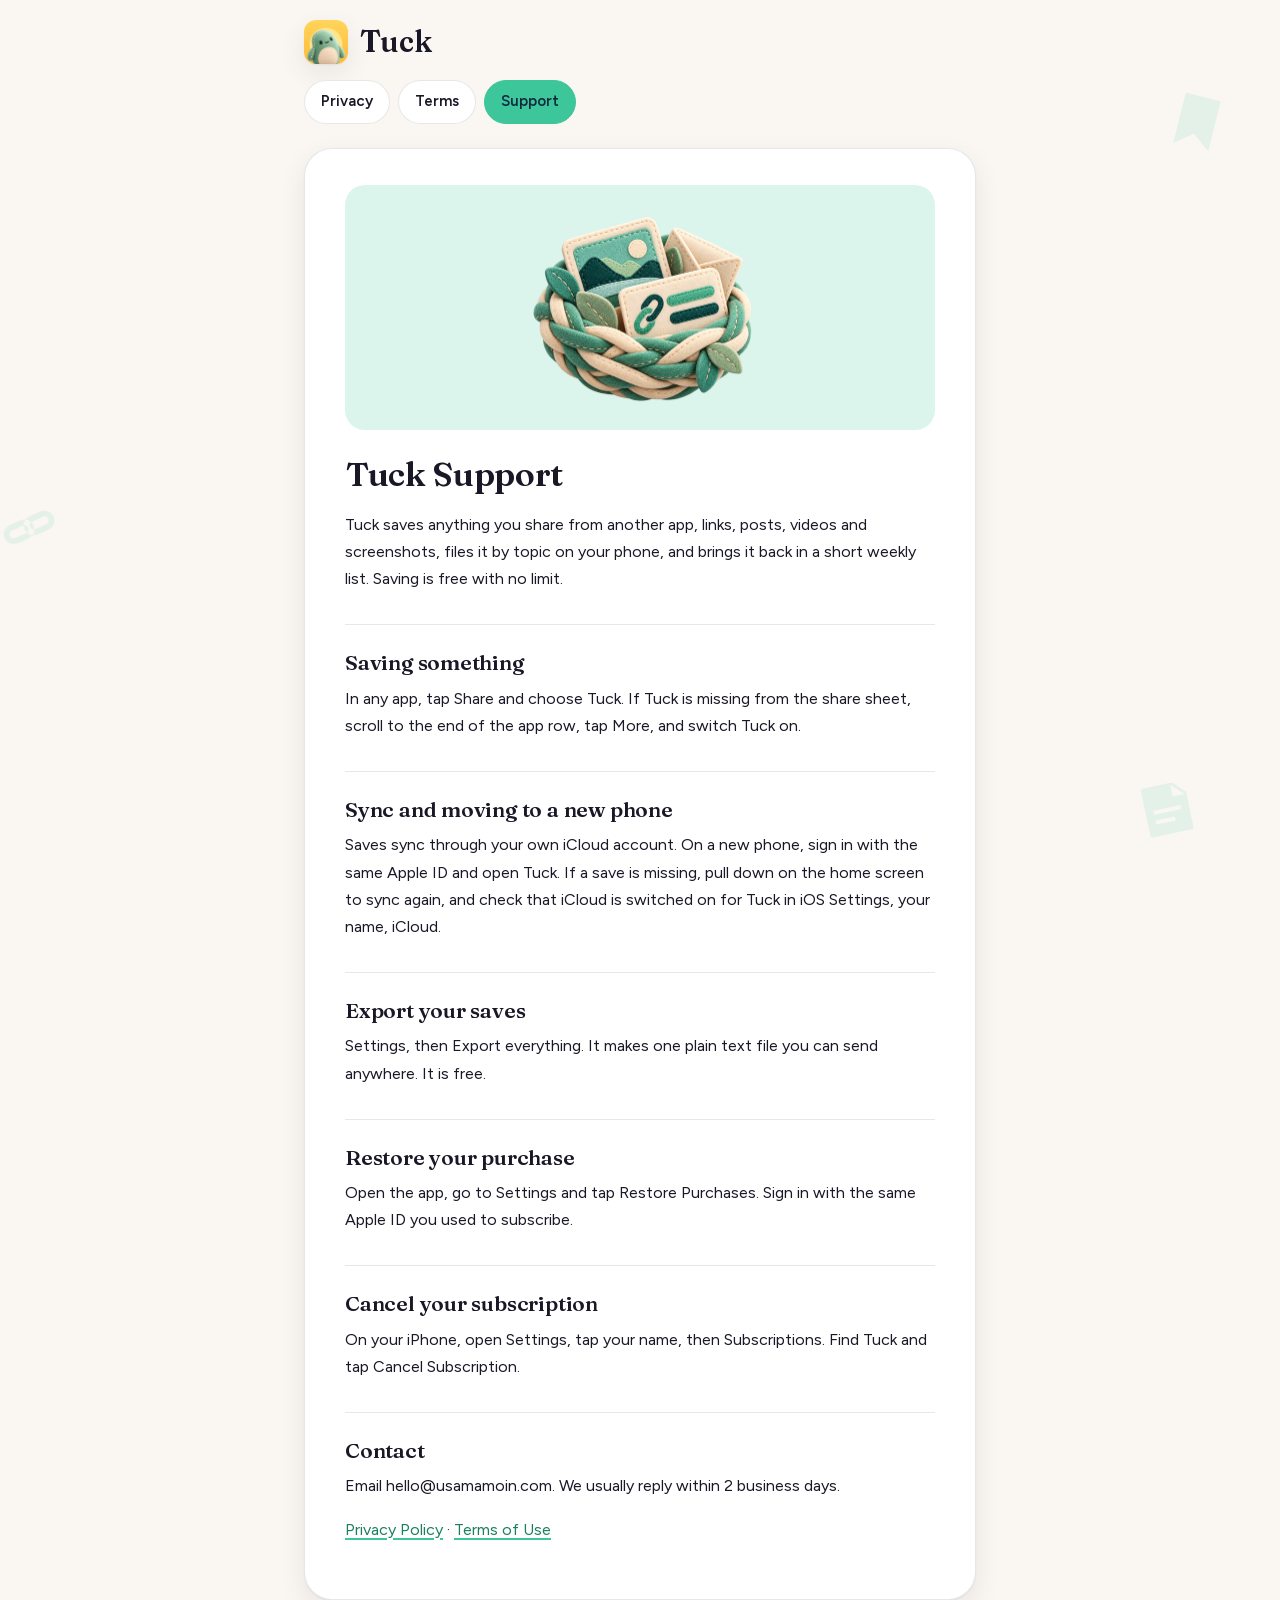
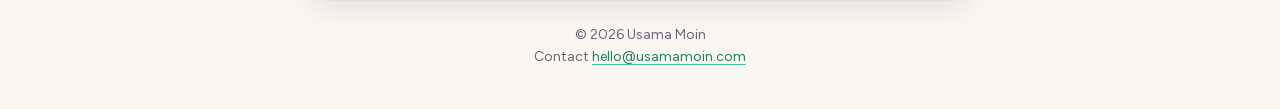
<file: tuck/support.html>
<!doctype html>
<html lang="en"><head><meta charset="utf-8"><meta name="viewport" content="width=device-width, initial-scale=1">
<title>Support · Tuck</title>
<link rel="stylesheet" href="../fonts/fonts.css">
<link rel="stylesheet" href="tuck.css">
<link rel="icon" type="image/png" href="icon.png">
<link rel="apple-touch-icon" href="icon.png">
</head><body>
<div class="doodle" aria-hidden="true"><svg class="a" viewBox="0 0 64 64"><path d="M16 6h32a2 2 0 0 1 2 2v50L32 44 14 58V8a2 2 0 0 1 2-2z"/></svg><svg class="b" viewBox="0 0 64 64"><path fill-rule="evenodd" d="M14 22h12a10 10 0 0 1 0 20H14a10 10 0 0 1 0-20zm0 6a4 4 0 0 0 0 8h12a4 4 0 0 0 0-8zM36 22h12a10 10 0 0 1 0 20H36a10 10 0 0 1 0-20zm0 6a4 4 0 0 0 0 8h12a4 4 0 0 0 0-8z"/></svg><svg class="c" viewBox="0 0 64 64"><path fill-rule="evenodd" d="M12 8h30l12 12v36a2 2 0 0 1-2 2H12a2 2 0 0 1-2-2V10a2 2 0 0 1 2-2zm28 2v12h12zM18 32h28v4H18zm0 10h20v4H18z"/></svg></div>
<div class="wrap">
<header><a class="brand" href="privacy.html"><img src="icon.png" alt="" width="44" height="44"><span>Tuck</span></a>
<nav aria-label="Tuck pages"><a href="privacy.html">Privacy</a><a href="terms.html">Terms</a><a href="support.html" aria-current="page">Support</a></nav></header>
<main class="card">
<div class="stage" aria-hidden="true"><img src="hero.png" alt="" width="240" height="233"></div>

<title>Support · Tuck</title>
<h1>Tuck Support</h1>

<p>Tuck saves anything you share from another app, links, posts, videos and screenshots, files it by topic on your phone, and brings it back in a short weekly list. Saving is free with no limit.</p>

<h2>Saving something</h2>

<p>In any app, tap Share and choose Tuck. If Tuck is missing from the share sheet, scroll to the end of the app row, tap More, and switch Tuck on.</p>

<h2>Sync and moving to a new phone</h2>

<p>Saves sync through your own iCloud account. On a new phone, sign in with the same Apple ID and open Tuck. If a save is missing, pull down on the home screen to sync again, and check that iCloud is switched on for Tuck in iOS Settings, your name, iCloud.</p>

<h2>Export your saves</h2>

<p>Settings, then Export everything. It makes one plain text file you can send anywhere. It is free.</p>

<h2>Restore your purchase</h2>

<p>Open the app, go to Settings and tap Restore Purchases. Sign in with the same Apple ID you used to subscribe.</p>

<h2>Cancel your subscription</h2>

<p>On your iPhone, open Settings, tap your name, then Subscriptions. Find Tuck and tap Cancel Subscription.</p>

<h2>Contact</h2>

<p>Email hello@usamamoin.com. We usually reply within 2 business days.</p>

<p><a href="privacy.html">Privacy Policy</a> · <a href="terms.html">Terms of Use</a></p>
</main>
<footer>&copy; 2026 Usama Moin<br>Contact <a href="mailto:hello@usamamoin.com">hello@usamamoin.com</a></footer>
</div>
</body></html>
</file>
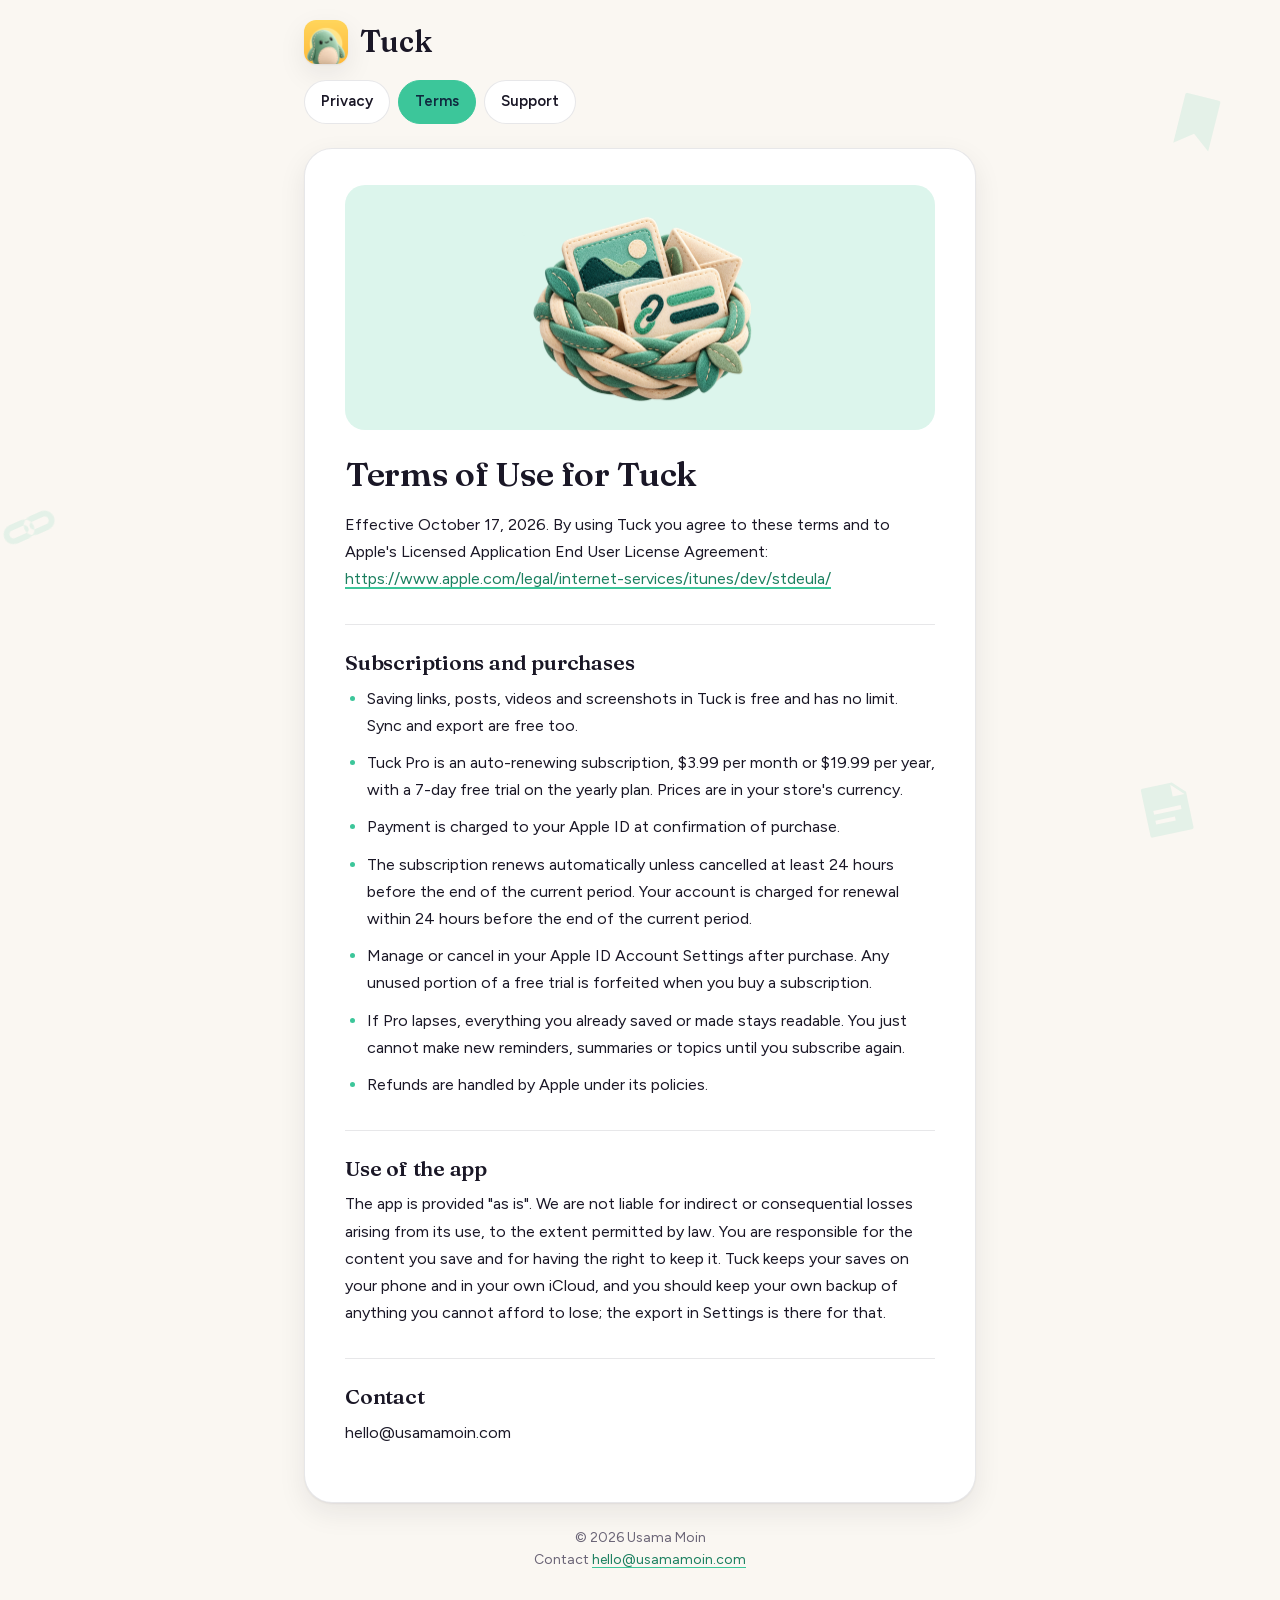
<file: tuck/terms.html>
<!doctype html>
<html lang="en"><head><meta charset="utf-8"><meta name="viewport" content="width=device-width, initial-scale=1">
<title>Terms of Use · Tuck</title>
<link rel="stylesheet" href="../fonts/fonts.css">
<link rel="stylesheet" href="tuck.css">
<link rel="icon" type="image/png" href="icon.png">
<link rel="apple-touch-icon" href="icon.png">
</head><body>
<div class="doodle" aria-hidden="true"><svg class="a" viewBox="0 0 64 64"><path d="M16 6h32a2 2 0 0 1 2 2v50L32 44 14 58V8a2 2 0 0 1 2-2z"/></svg><svg class="b" viewBox="0 0 64 64"><path fill-rule="evenodd" d="M14 22h12a10 10 0 0 1 0 20H14a10 10 0 0 1 0-20zm0 6a4 4 0 0 0 0 8h12a4 4 0 0 0 0-8zM36 22h12a10 10 0 0 1 0 20H36a10 10 0 0 1 0-20zm0 6a4 4 0 0 0 0 8h12a4 4 0 0 0 0-8z"/></svg><svg class="c" viewBox="0 0 64 64"><path fill-rule="evenodd" d="M12 8h30l12 12v36a2 2 0 0 1-2 2H12a2 2 0 0 1-2-2V10a2 2 0 0 1 2-2zm28 2v12h12zM18 32h28v4H18zm0 10h20v4H18z"/></svg></div>
<div class="wrap">
<header><a class="brand" href="privacy.html"><img src="icon.png" alt="" width="44" height="44"><span>Tuck</span></a>
<nav aria-label="Tuck pages"><a href="privacy.html">Privacy</a><a href="terms.html" aria-current="page">Terms</a><a href="support.html">Support</a></nav></header>
<main class="card">
<div class="stage" aria-hidden="true"><img src="hero.png" alt="" width="240" height="233"></div>

<title>Terms of Use · Tuck</title>
<h1>Terms of Use for Tuck</h1>

<p>Effective October 17, 2026. By using Tuck you agree to these terms and to Apple's Licensed Application End User License Agreement: <a href="https://www.apple.com/legal/internet-services/itunes/dev/stdeula/">https://www.apple.com/legal/internet-services/itunes/dev/stdeula/</a></p>

<h2>Subscriptions and purchases</h2>

<ul>
<li>Saving links, posts, videos and screenshots in Tuck is free and has no limit. Sync and export are free too.</li>
<li>Tuck Pro is an auto-renewing subscription, $3.99 per month or $19.99 per year, with a 7-day free trial on the yearly plan. Prices are in your store's currency.</li>
<li>Payment is charged to your Apple ID at confirmation of purchase.</li>
<li>The subscription renews automatically unless cancelled at least 24 hours before the end of the current period. Your account is charged for renewal within 24 hours before the end of the current period.</li>
<li>Manage or cancel in your Apple ID Account Settings after purchase. Any unused portion of a free trial is forfeited when you buy a subscription.</li>
<li>If Pro lapses, everything you already saved or made stays readable. You just cannot make new reminders, summaries or topics until you subscribe again.</li>
<li>Refunds are handled by Apple under its policies.</li>
</ul>

<h2>Use of the app</h2>

<p>The app is provided "as is". We are not liable for indirect or consequential losses arising from its use, to the extent permitted by law. You are responsible for the content you save and for having the right to keep it. Tuck keeps your saves on your phone and in your own iCloud, and you should keep your own backup of anything you cannot afford to lose; the export in Settings is there for that.</p>

<h2>Contact</h2>

<p>hello@usamamoin.com</p>
</main>
<footer>&copy; 2026 Usama Moin<br>Contact <a href="mailto:hello@usamamoin.com">hello@usamamoin.com</a></footer>
</div>
</body></html>
</file>
<file: fonts/fonts.css>
/* Self-hosted: no request to Google's servers (GDPR, LG München 3 O 17493/20). */
/* latin-ext */
@font-face {
  font-family: 'Figtree';
  font-style: normal;
  font-weight: 400;
  font-display: swap;
  src: url(figtree-400-latin-ext.woff2) format('woff2');
  unicode-range: U+0100-02BA, U+02BD-02C5, U+02C7-02CC, U+02CE-02D7, U+02DD-02FF, U+0304, U+0308, U+0329, U+1D00-1DBF, U+1E00-1E9F, U+1EF2-1EFF, U+2020, U+20A0-20AB, U+20AD-20C4, U+2113, U+2C60-2C7F, U+A720-A7FF;
}
/* latin */
@font-face {
  font-family: 'Figtree';
  font-style: normal;
  font-weight: 400;
  font-display: swap;
  src: url(figtree-400-latin.woff2) format('woff2');
  unicode-range: U+0000-00FF, U+0131, U+0152-0153, U+02BB-02BC, U+02C6, U+02DA, U+02DC, U+0304, U+0308, U+0329, U+2000-206F, U+20AC, U+2122, U+2191, U+2193, U+2212, U+2215, U+FEFF, U+FFFD;
}
/* latin-ext */
@font-face {
  font-family: 'Figtree';
  font-style: normal;
  font-weight: 600;
  font-display: swap;
  src: url(figtree-600-latin-ext.woff2) format('woff2');
  unicode-range: U+0100-02BA, U+02BD-02C5, U+02C7-02CC, U+02CE-02D7, U+02DD-02FF, U+0304, U+0308, U+0329, U+1D00-1DBF, U+1E00-1E9F, U+1EF2-1EFF, U+2020, U+20A0-20AB, U+20AD-20C4, U+2113, U+2C60-2C7F, U+A720-A7FF;
}
/* latin */
@font-face {
  font-family: 'Figtree';
  font-style: normal;
  font-weight: 600;
  font-display: swap;
  src: url(figtree-600-latin.woff2) format('woff2');
  unicode-range: U+0000-00FF, U+0131, U+0152-0153, U+02BB-02BC, U+02C6, U+02DA, U+02DC, U+0304, U+0308, U+0329, U+2000-206F, U+20AC, U+2122, U+2191, U+2193, U+2212, U+2215, U+FEFF, U+FFFD;
}
/* latin-ext */
@font-face {
  font-family: 'Fraunces';
  font-style: normal;
  font-weight: 600;
  font-display: swap;
  src: url(fraunces-600-latin-ext.woff2) format('woff2');
  unicode-range: U+0100-02BA, U+02BD-02C5, U+02C7-02CC, U+02CE-02D7, U+02DD-02FF, U+0304, U+0308, U+0329, U+1D00-1DBF, U+1E00-1E9F, U+1EF2-1EFF, U+2020, U+20A0-20AB, U+20AD-20C4, U+2113, U+2C60-2C7F, U+A720-A7FF;
}
/* latin */
@font-face {
  font-family: 'Fraunces';
  font-style: normal;
  font-weight: 600;
  font-display: swap;
  src: url(fraunces-600-latin.woff2) format('woff2');
  unicode-range: U+0000-00FF, U+0131, U+0152-0153, U+02BB-02BC, U+02C6, U+02DA, U+02DC, U+0304, U+0308, U+0329, U+2000-206F, U+20AC, U+2122, U+2191, U+2193, U+2212, U+2215, U+FEFF, U+FFFD;
}
</file>
<file: pawdo/pawdo.css>
:root{
  --canvas:#FAF7F2;--surface:#FFFFFF;--ink:#1A1726;--muted:#6B6577;
  --hairline:#1A17261A;--tint:#FDE6D8;--tangerine:#F47A3C;--link:#A8420F;
  --lift:0 1px 2px #1A17260F,0 10px 28px #1A172614;--doodle:.5;
}
@media(prefers-color-scheme:dark){:root{
  --canvas:#141220;--surface:#1E1B2C;--ink:#F5F1EA;--muted:#A9A3B5;
  --hairline:#FFFFFF1F;--tint:#3A2418;--link:#FF9A66;
  --lift:0 1px 2px #00000066,0 10px 28px #00000080;--doodle:.35;
}}
*{box-sizing:border-box}
html{-webkit-text-size-adjust:100%}
body{margin:0;background:var(--canvas);color:var(--ink);font:400 16px/1.7 Figtree,-apple-system,system-ui,sans-serif;position:relative;overflow-x:hidden;min-height:100vh}
.doodle{position:fixed;inset:0;pointer-events:none;z-index:0;opacity:var(--doodle);color:var(--tangerine)}
.doodle svg{position:absolute;width:64px;height:64px;fill:currentColor;opacity:.22}
.doodle .a{top:90px;right:4%;transform:rotate(14deg)}
.doodle .b{top:55%;left:-14px;transform:rotate(-24deg);width:88px}
.doodle .c{bottom:60px;right:6%;transform:rotate(-12deg);width:72px}
.wrap{position:relative;z-index:1;max-width:720px;margin:0 auto;padding:0 16px}
header{padding:20px 0 12px}
.brand{display:flex;align-items:center;gap:12px;color:var(--ink);text-decoration:none}
.brand img{width:44px;height:44px;border-radius:12px;box-shadow:var(--lift)}
.brand span{font:600 26px/1 Fraunces,Georgia,serif}
nav{display:flex;flex-wrap:wrap;gap:8px;margin-top:16px}
nav a{display:inline-block;padding:8px 16px;border-radius:999px;background:var(--surface);border:1px solid var(--hairline);color:var(--ink);text-decoration:none;font-weight:600;font-size:15px}
nav a[aria-current="page"]{background:var(--tangerine);border-color:var(--tangerine);color:#1A1726}
nav a:focus-visible,a:focus-visible{outline:3px solid var(--tangerine);outline-offset:2px}
main.card{background:var(--surface);border:1px solid var(--hairline);border-radius:28px;box-shadow:var(--lift);padding:24px 20px 28px;margin:12px 0 0;overflow-wrap:anywhere}
.stage{background:var(--tint);border-radius:20px;text-align:center;padding:12px 0 0;margin:0 0 24px;overflow:hidden}
.stage img{display:block;margin:0 auto;width:min(240px,70%);height:auto}
h1,h2{font-family:Fraunces,Georgia,serif;font-weight:600;color:var(--ink);letter-spacing:-.01em}
h1{font-size:28px;line-height:1.2;margin:0 0 16px}
h2{font-size:21px;line-height:1.3;margin:32px 0 8px;padding-top:24px;border-top:1px solid var(--hairline)}
p{margin:0 0 16px}
ul{margin:0 0 16px;padding-left:22px}
li{margin:0 0 10px}
li::marker{color:var(--tangerine)}
main a{color:var(--link);text-decoration:underline;text-decoration-color:var(--tangerine);text-decoration-thickness:2px;text-underline-offset:3px}
footer{padding:24px 0 40px;text-align:center;color:var(--muted);font-size:14px;line-height:1.6}
footer a{color:var(--link);text-decoration:underline;text-decoration-color:var(--tangerine);text-underline-offset:3px}
@media(min-width:600px){
  .wrap{padding:0 24px}
  main.card{padding:36px 40px 40px}
  h1{font-size:34px}
  .brand span{font-size:30px}
}
</file>
<file: savelope/savelope.css>
:root{
  --canvas:#FAF7F2;--surface:#FFFFFF;--ink:#1A1726;--muted:#6B6577;
  --hairline:#1A17261A;--tint:#ECE7FB;--accent:#6E56CF;--on-accent:#FFFFFF;--link:#5641B0;
  --lift:0 1px 2px #1A17260F,0 10px 28px #1A172614;--doodle:.5;
}
@media(prefers-color-scheme:dark){:root{
  --canvas:#141220;--surface:#1E1B2C;--ink:#F5F1EA;--muted:#A9A3B5;
  --hairline:#FFFFFF1F;--tint:#2A2247;--link:#B9A8FF;
  --lift:0 1px 2px #00000066,0 10px 28px #00000080;--doodle:.35;
}}
*{box-sizing:border-box}
html{-webkit-text-size-adjust:100%}
body{margin:0;background:var(--canvas);color:var(--ink);font:400 16px/1.7 Figtree,-apple-system,system-ui,sans-serif;position:relative;overflow-x:hidden;min-height:100vh}
.doodle{position:fixed;inset:0;pointer-events:none;z-index:0;opacity:var(--doodle);color:var(--accent)}
.doodle svg{position:absolute;width:64px;height:64px;fill:currentColor;opacity:.22}
.doodle .a{top:90px;right:4%;transform:rotate(14deg)}
.doodle .b{top:55%;left:-14px;transform:rotate(-24deg);width:88px}
.doodle .c{bottom:60px;right:6%;transform:rotate(-12deg);width:72px}
.wrap{position:relative;z-index:1;max-width:720px;margin:0 auto;padding:0 16px}
header{padding:20px 0 12px}
.brand{display:flex;align-items:center;gap:12px;color:var(--ink);text-decoration:none}
.brand img{width:44px;height:44px;border-radius:12px;box-shadow:var(--lift)}
.brand span{font:600 26px/1 Fraunces,Georgia,serif}
nav{display:flex;flex-wrap:wrap;gap:8px;margin-top:16px}
nav a{display:inline-block;padding:8px 16px;border-radius:999px;background:var(--surface);border:1px solid var(--hairline);color:var(--ink);text-decoration:none;font-weight:600;font-size:15px}
nav a[aria-current="page"]{background:var(--accent);border-color:var(--accent);color:var(--on-accent)}
nav a:focus-visible,a:focus-visible{outline:3px solid var(--accent);outline-offset:2px}
main.card{background:var(--surface);border:1px solid var(--hairline);border-radius:28px;box-shadow:var(--lift);padding:24px 20px 28px;margin:12px 0 0;overflow-wrap:anywhere}
.stage{background:var(--tint);border-radius:20px;text-align:center;padding:12px 0 0;margin:0 0 24px;overflow:hidden}
.stage img{display:block;margin:0 auto;width:min(240px,70%);height:auto}
h1,h2{font-family:Fraunces,Georgia,serif;font-weight:600;color:var(--ink);letter-spacing:-.01em}
h1{font-size:28px;line-height:1.2;margin:0 0 16px}
h2{font-size:21px;line-height:1.3;margin:32px 0 8px;padding-top:24px;border-top:1px solid var(--hairline)}
p{margin:0 0 16px}
ul{margin:0 0 16px;padding-left:22px}
li{margin:0 0 10px}
li::marker{color:var(--accent)}
main a{color:var(--link);text-decoration:underline;text-decoration-color:var(--accent);text-decoration-thickness:2px;text-underline-offset:3px}
footer{padding:24px 0 40px;text-align:center;color:var(--muted);font-size:14px;line-height:1.6}
footer a{color:var(--link);text-decoration:underline;text-decoration-color:var(--accent);text-underline-offset:3px}
@media(min-width:600px){
  .wrap{padding:0 24px}
  main.card{padding:36px 40px 40px}
  h1{font-size:34px}
  .brand span{font-size:30px}
}
</file>
<file: tuck/tuck.css>
:root{
  --canvas:#FAF7F2;--surface:#FFFFFF;--ink:#1A1726;--muted:#6B6577;
  --hairline:#1A17261A;--tint:#DCF5EC;--accent:#3CC69A;--on-accent:#0F2A3F;--link:#1B7F5F;
  --lift:0 1px 2px #1A17260F,0 10px 28px #1A172614;--doodle:.5;
}
@media(prefers-color-scheme:dark){:root{
  --canvas:#141220;--surface:#1E1B2C;--ink:#F5F1EA;--muted:#A9A3B5;
  --hairline:#FFFFFF1F;--tint:#16332A;--link:#7FE0BE;
  --lift:0 1px 2px #00000066,0 10px 28px #00000080;--doodle:.35;
}}
*{box-sizing:border-box}
html{-webkit-text-size-adjust:100%}
body{margin:0;background:var(--canvas);color:var(--ink);font:400 16px/1.7 Figtree,-apple-system,system-ui,sans-serif;position:relative;overflow-x:hidden;min-height:100vh}
.doodle{position:fixed;inset:0;pointer-events:none;z-index:0;opacity:var(--doodle);color:var(--accent)}
.doodle svg{position:absolute;width:64px;height:64px;fill:currentColor;opacity:.22}
.doodle .a{top:90px;right:4%;transform:rotate(14deg)}
.doodle .b{top:55%;left:-14px;transform:rotate(-24deg);width:88px}
.doodle .c{bottom:60px;right:6%;transform:rotate(-12deg);width:72px}
.wrap{position:relative;z-index:1;max-width:720px;margin:0 auto;padding:0 16px}
header{padding:20px 0 12px}
.brand{display:flex;align-items:center;gap:12px;color:var(--ink);text-decoration:none}
.brand img{width:44px;height:44px;border-radius:12px;box-shadow:var(--lift)}
.brand span{font:600 26px/1 Fraunces,Georgia,serif}
nav{display:flex;flex-wrap:wrap;gap:8px;margin-top:16px}
nav a{display:inline-block;padding:8px 16px;border-radius:999px;background:var(--surface);border:1px solid var(--hairline);color:var(--ink);text-decoration:none;font-weight:600;font-size:15px}
nav a[aria-current="page"]{background:var(--accent);border-color:var(--accent);color:var(--on-accent)}
nav a:focus-visible,a:focus-visible{outline:3px solid var(--accent);outline-offset:2px}
main.card{background:var(--surface);border:1px solid var(--hairline);border-radius:28px;box-shadow:var(--lift);padding:24px 20px 28px;margin:12px 0 0;overflow-wrap:anywhere}
.stage{background:var(--tint);border-radius:20px;text-align:center;padding:12px 0 0;margin:0 0 24px;overflow:hidden}
.stage img{display:block;margin:0 auto;width:min(240px,70%);height:auto}
h1,h2{font-family:Fraunces,Georgia,serif;font-weight:600;color:var(--ink);letter-spacing:-.01em}
h1{font-size:28px;line-height:1.2;margin:0 0 16px}
h2{font-size:21px;line-height:1.3;margin:32px 0 8px;padding-top:24px;border-top:1px solid var(--hairline)}
p{margin:0 0 16px}
ul{margin:0 0 16px;padding-left:22px}
li{margin:0 0 10px}
li::marker{color:var(--accent)}
main a{color:var(--link);text-decoration:underline;text-decoration-color:var(--accent);text-decoration-thickness:2px;text-underline-offset:3px}
footer{padding:24px 0 40px;text-align:center;color:var(--muted);font-size:14px;line-height:1.6}
footer a{color:var(--link);text-decoration:underline;text-decoration-color:var(--accent);text-underline-offset:3px}
@media(min-width:600px){
  .wrap{padding:0 24px}
  main.card{padding:36px 40px 40px}
  h1{font-size:34px}
  .brand span{font-size:30px}
}
</file>
